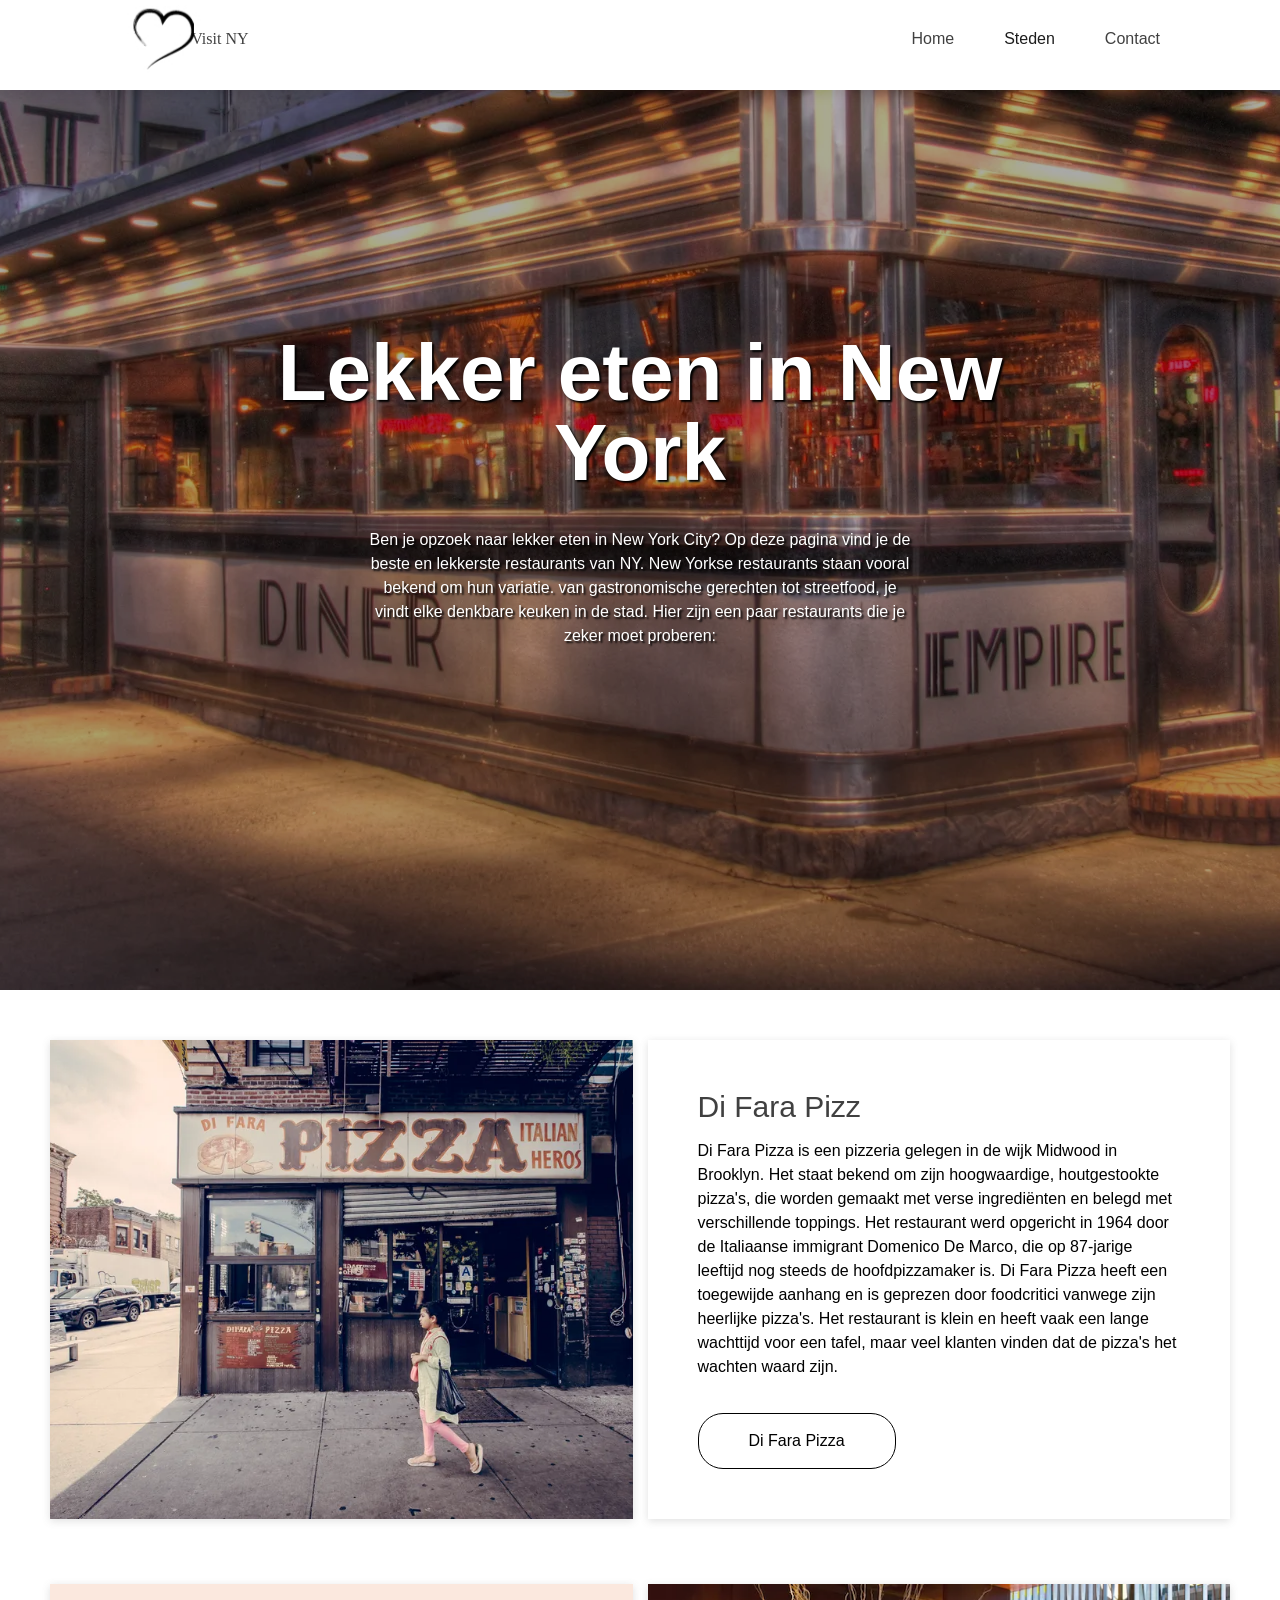
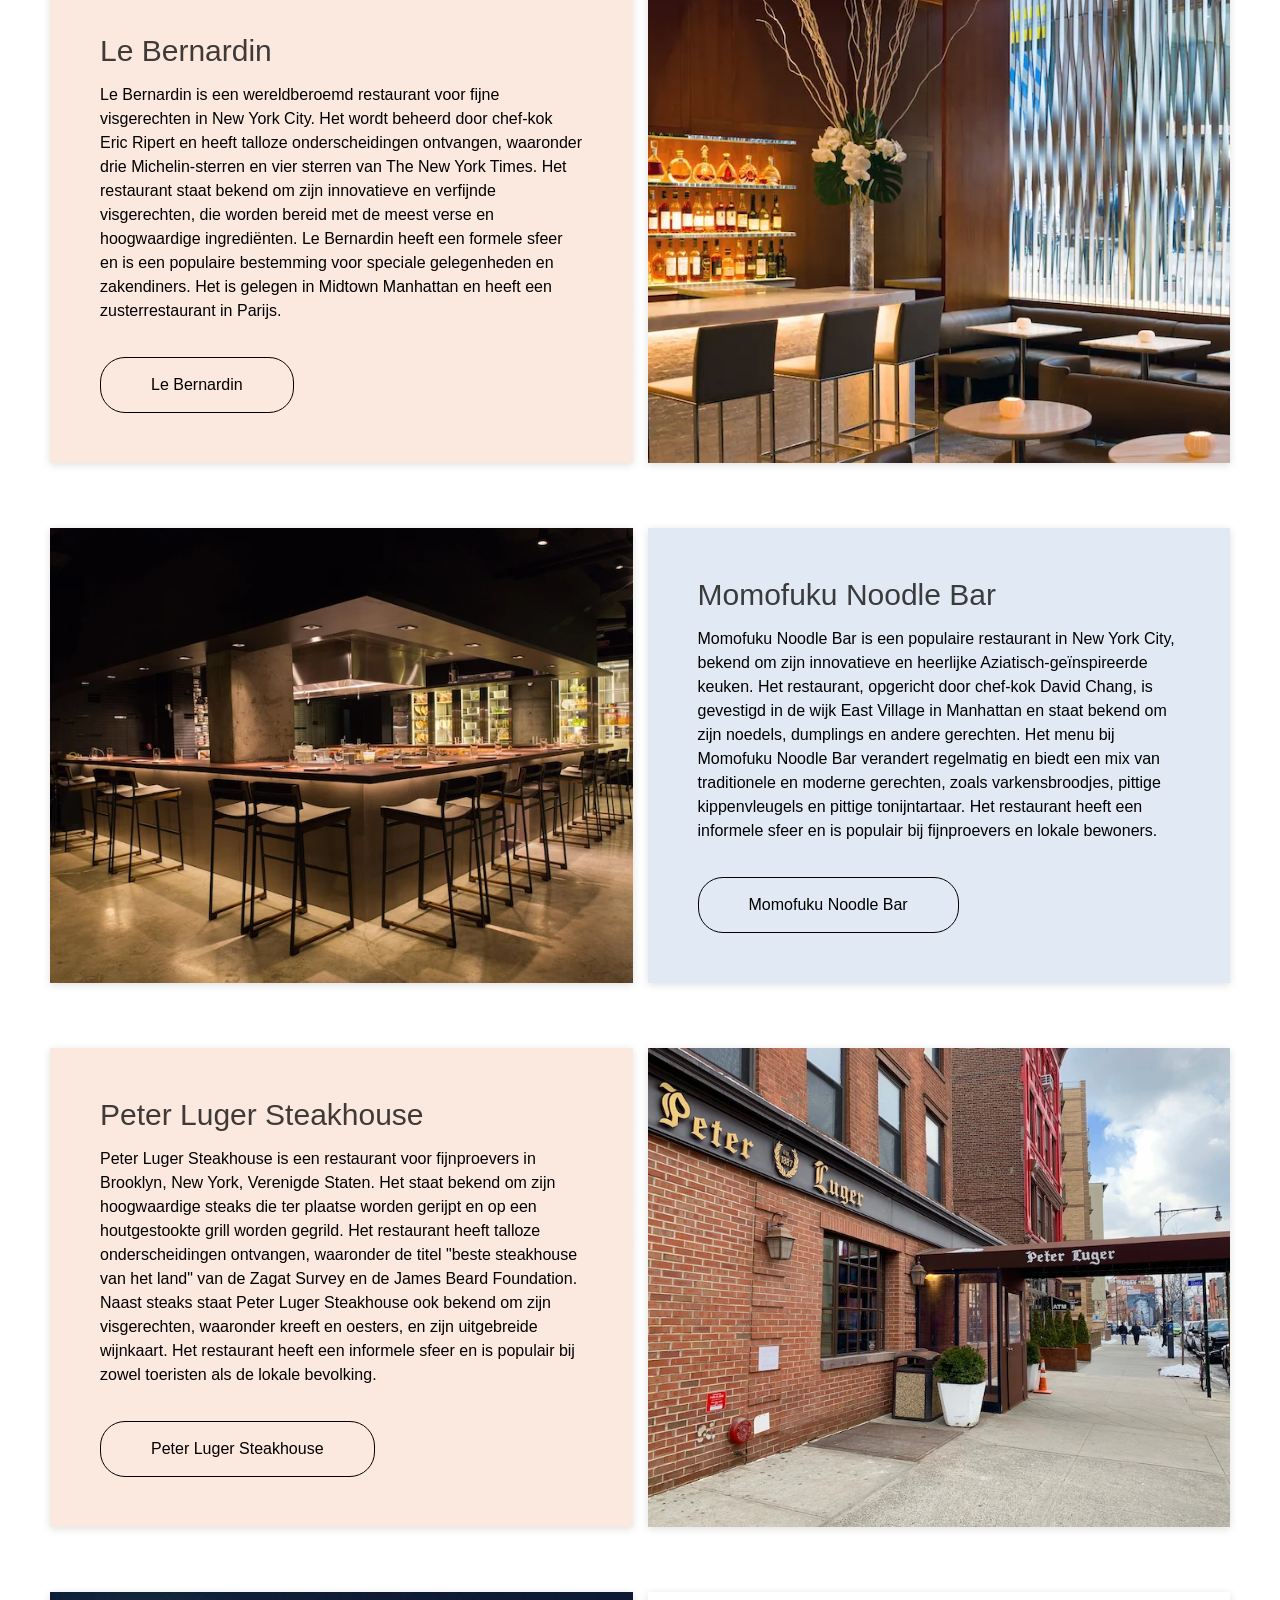
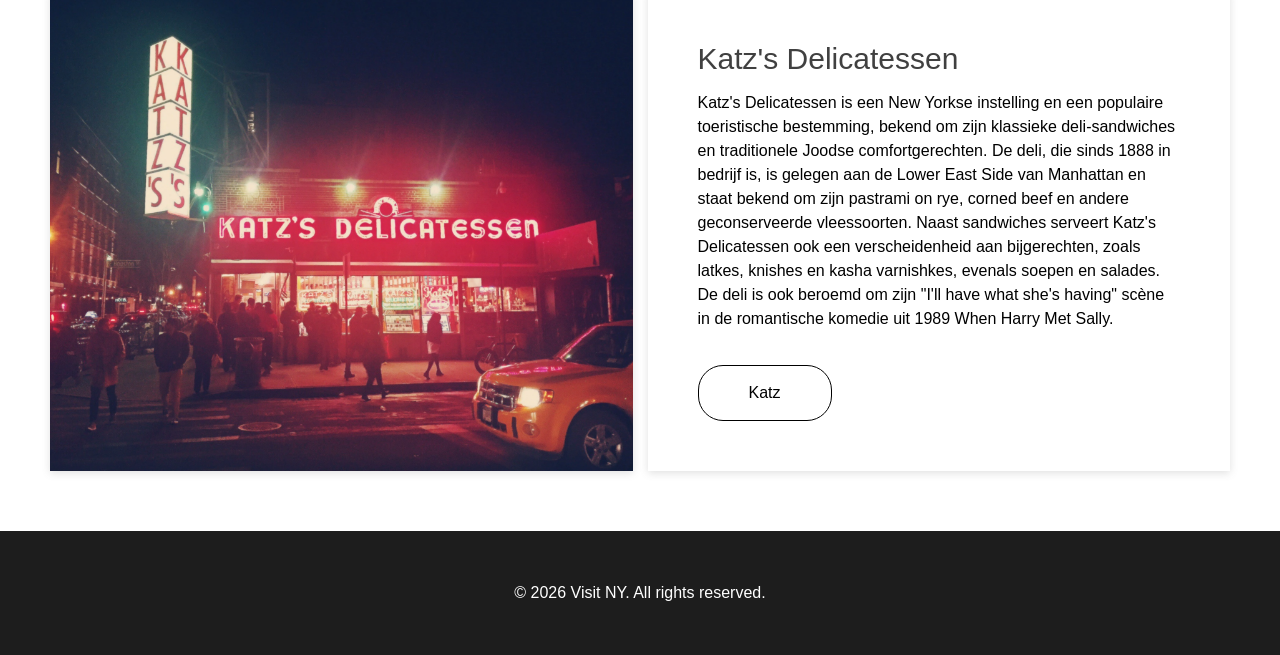
<file: lekker-eten-in-new-york.html>
<!DOCTYPE html>
<html lang="nl">

<head>
    <meta charset="UTF-8">
    <meta name="viewport" content="width=device-width, initial-scale=1.0">
    <title>Eten in New York</title>
    <link rel="icon" type="image/x-icon" href="/images/logo.jpg">
    <link rel="stylesheet" href="/css/HeaderFooter.css">
    <link rel="stylesheet" href="/css/lekker-eten.css">
</head>

<body>
    <header id="header">
        <div class="header-container">
            <a href="/" class="logo">
                <img src="/images/logo.jpg" alt="logo">
                <p>Visit NY </p>
            </a>

            <nav>
                <div class="desktop-menu">
                    <a href="/">Home</a>
                    <div class="dropdown">
                        <button>
                            Steden
                        </button>
                        <div class="dropdown-menu">
                            <a href="/New-York.html">Over New York</a>
                            <a href="/lekker-eten-in-new-york.html" style="color: red;">lekker-eten-in-new-york</a>
                            <a href="/plekken-die-je-gezien-moet-hebben.html">Must see</a>
                        </div>
                    </div>
                    <a href="/Contact.html">Contact</a>
                </div>

                <div class="hamburger-menu">
                    <span></span>
                    <span></span>
                    <span></span>
                </div>
                <div class="mobile-menu">
                    <a href="/">Home</a>
                    <a href="/New-York.html">New York</a>
                    <a href="/lekker-eten-in-new-york.html" style="color: red;">lekker-eten-in-new-york</a>
                    <a href="/plekken-die-je-gezien-moet-hebben.html">Must see</a>
                    <a href="/Contact.html">Contact</a>
                </div>
            </nav>
        </div>
    </header>

    <article aria-label="Lekker eten in New York">
        <header id="lekker-eten-hero">
            <div class="hero">
                <h1>
                    Lekker eten in New York
                </h1>
                <div class="blur">
                    <p>
                        Ben je opzoek naar lekker eten in New York City?
                        Op deze pagina vind je de beste
                        en lekkerste restaurants van NY. New Yorkse restaurants
                        staan vooral bekend om hun variatie.
                        van gastronomische gerechten tot streetfood,
                        je vindt elke denkbare keuken in de
                        stad. Hier zijn een paar restaurants die
                        je zeker moet proberen:
                    </p>
                </div>
            </div>
        </header>

        <div class="container">
            <article id="di-fara" aria-label="Di Fara Pizz">
                <img src="/images/eten-new-york/di_fara.0.webp" alt="">
                <div class="content-lekker-eten">
                    <h3>Di Fara Pizz</h3>
                    <p>
                        Di Fara Pizza is een pizzeria
                        gelegen in de wijk Midwood in
                        Brooklyn. Het staat bekend om
                        zijn hoogwaardige, houtgestookte
                        pizza's, die worden gemaakt met
                        verse ingrediënten en belegd met
                        verschillende toppings. Het
                        restaurant werd opgericht in
                        1964 door de Italiaanse
                        immigrant Domenico De Marco, die
                        op 87-jarige leeftijd nog steeds
                        de hoofdpizzamaker is. Di Fara
                        Pizza heeft een toegewijde
                        aanhang en is geprezen door
                        foodcritici vanwege zijn
                        heerlijke pizza's. Het
                        restaurant is klein en heeft
                        vaak een lange wachttijd voor
                        een tafel, maar veel klanten
                        vinden dat de pizza's het
                        wachten waard zijn.
                    </p>
                    <a href="https://www.difarapizzany.com/" class="route">Di Fara Pizza</a>
                </div>
            </article>

            <article id="bernardin" aria-label="Le Bernardin">
                <img src="/images/eten-new-york/Bernardin.webp" alt="">
                <div class="content-lekker-eten">
                    <h3>Le Bernardin</h3>
                    <p>
                        Le Bernardin is een
                        wereldberoemd restaurant voor
                        fijne visgerechten in New York
                        City. Het wordt beheerd door
                        chef-kok Eric Ripert en heeft
                        talloze onderscheidingen
                        ontvangen, waaronder drie
                        Michelin-sterren en vier sterren
                        van The New York Times. Het
                        restaurant staat bekend om zijn
                        innovatieve en verfijnde
                        visgerechten, die worden bereid
                        met de meest verse en
                        hoogwaardige ingrediënten. Le
                        Bernardin heeft een formele
                        sfeer en is een populaire
                        bestemming voor speciale
                        gelegenheden en zakendiners. Het
                        is gelegen in Midtown Manhattan
                        en heeft een zusterrestaurant in
                        Parijs.
                    </p>
                    <a href="https://www.le-bernardin.com/" class="route">Le Bernardin</a>
                </div>
            </article>

            <article id="momofuku" aria-label="Momofuku Noodle Bar">
                <img src="/images/eten-new-york/momofuka.webp" alt="">
                <div class="content-lekker-eten">
                    <h3>Momofuku Noodle Bar</h3>
                    <p>
                        Momofuku Noodle Bar is een
                        populaire restaurant in New York
                        City, bekend om zijn innovatieve
                        en heerlijke
                        Aziatisch-geïnspireerde keuken.
                        Het restaurant, opgericht door
                        chef-kok David Chang, is
                        gevestigd in de wijk East
                        Village in Manhattan en staat
                        bekend om zijn noedels,
                        dumplings en andere gerechten.
                        Het menu bij Momofuku Noodle Bar
                        verandert regelmatig en biedt
                        een mix van traditionele en
                        moderne gerechten, zoals
                        varkensbroodjes, pittige
                        kippenvleugels en pittige
                        tonijntartaar. Het restaurant
                        heeft een informele sfeer en is
                        populair bij fijnproevers en
                        lokale bewoners.
                    </p>
                    <a href="https://momofukunoodlebar.com/" class="route">Momofuku Noodle Bar</a>
                </div>
            </article>

            <article id="peter-luger" aria-label="Peter Luger Steakhouse">
                <img src="/images/eten-new-york/Peter-Luger.webp" alt="">
                <div class="content-lekker-eten">
                    <h3>Peter Luger Steakhouse</h3>
                    <p>
                        Peter Luger Steakhouse is een
                        restaurant voor fijnproevers in
                        Brooklyn, New York, Verenigde
                        Staten. Het staat bekend om zijn
                        hoogwaardige steaks die ter
                        plaatse worden gerijpt en op een
                        houtgestookte grill worden
                        gegrild. Het restaurant heeft
                        talloze onderscheidingen
                        ontvangen, waaronder de titel
                        "beste steakhouse van het land"
                        van de Zagat Survey en de James
                        Beard Foundation. Naast steaks
                        staat Peter Luger Steakhouse ook
                        bekend om zijn visgerechten,
                        waaronder kreeft en oesters, en
                        zijn uitgebreide wijnkaart. Het
                        restaurant heeft een informele
                        sfeer en is populair bij zowel
                        toeristen als de lokale
                        bevolking.
                    </p>
                    <a href="https://peterluger.com/" class="route">Peter Luger Steakhouse</a>
                </div>
            </article>

            <article id="Katz" aria-label="Katz's Delicatessen">
                <img src="/images/eten-new-york/kats3.webp" alt="">
                <div class="content-lekker-eten">
                    <h3>Katz's Delicatessen</h3>
                    <p>
                        Katz's Delicatessen is een New
                        Yorkse instelling en een
                        populaire toeristische
                        bestemming, bekend om zijn
                        klassieke deli-sandwiches en
                        traditionele Joodse
                        comfortgerechten. De deli, die
                        sinds 1888 in bedrijf is, is
                        gelegen aan de Lower East Side
                        van Manhattan en staat bekend om
                        zijn pastrami on rye, corned
                        beef en andere geconserveerde
                        vleessoorten. Naast sandwiches
                        serveert Katz's Delicatessen ook
                        een verscheidenheid aan
                        bijgerechten, zoals latkes,
                        knishes en kasha varnishkes,
                        evenals soepen en salades. De
                        deli is ook beroemd om zijn
                        "I'll have what she's having"
                        scène in de romantische komedie
                        uit 1989 When Harry Met Sally.
                    </p>
                    <a href="https://katzsdelicatessen.com/" class="route">Katz</a>
                </div>
            </article>
        </div>
    </article>
    <footer>
        <p>&copy; <span id="currentYear"></span> Visit NY. All rights reserved.</p>
    </footer>
    <script src="/javascript/footer.js"></script>
</body>

</html>
</file>
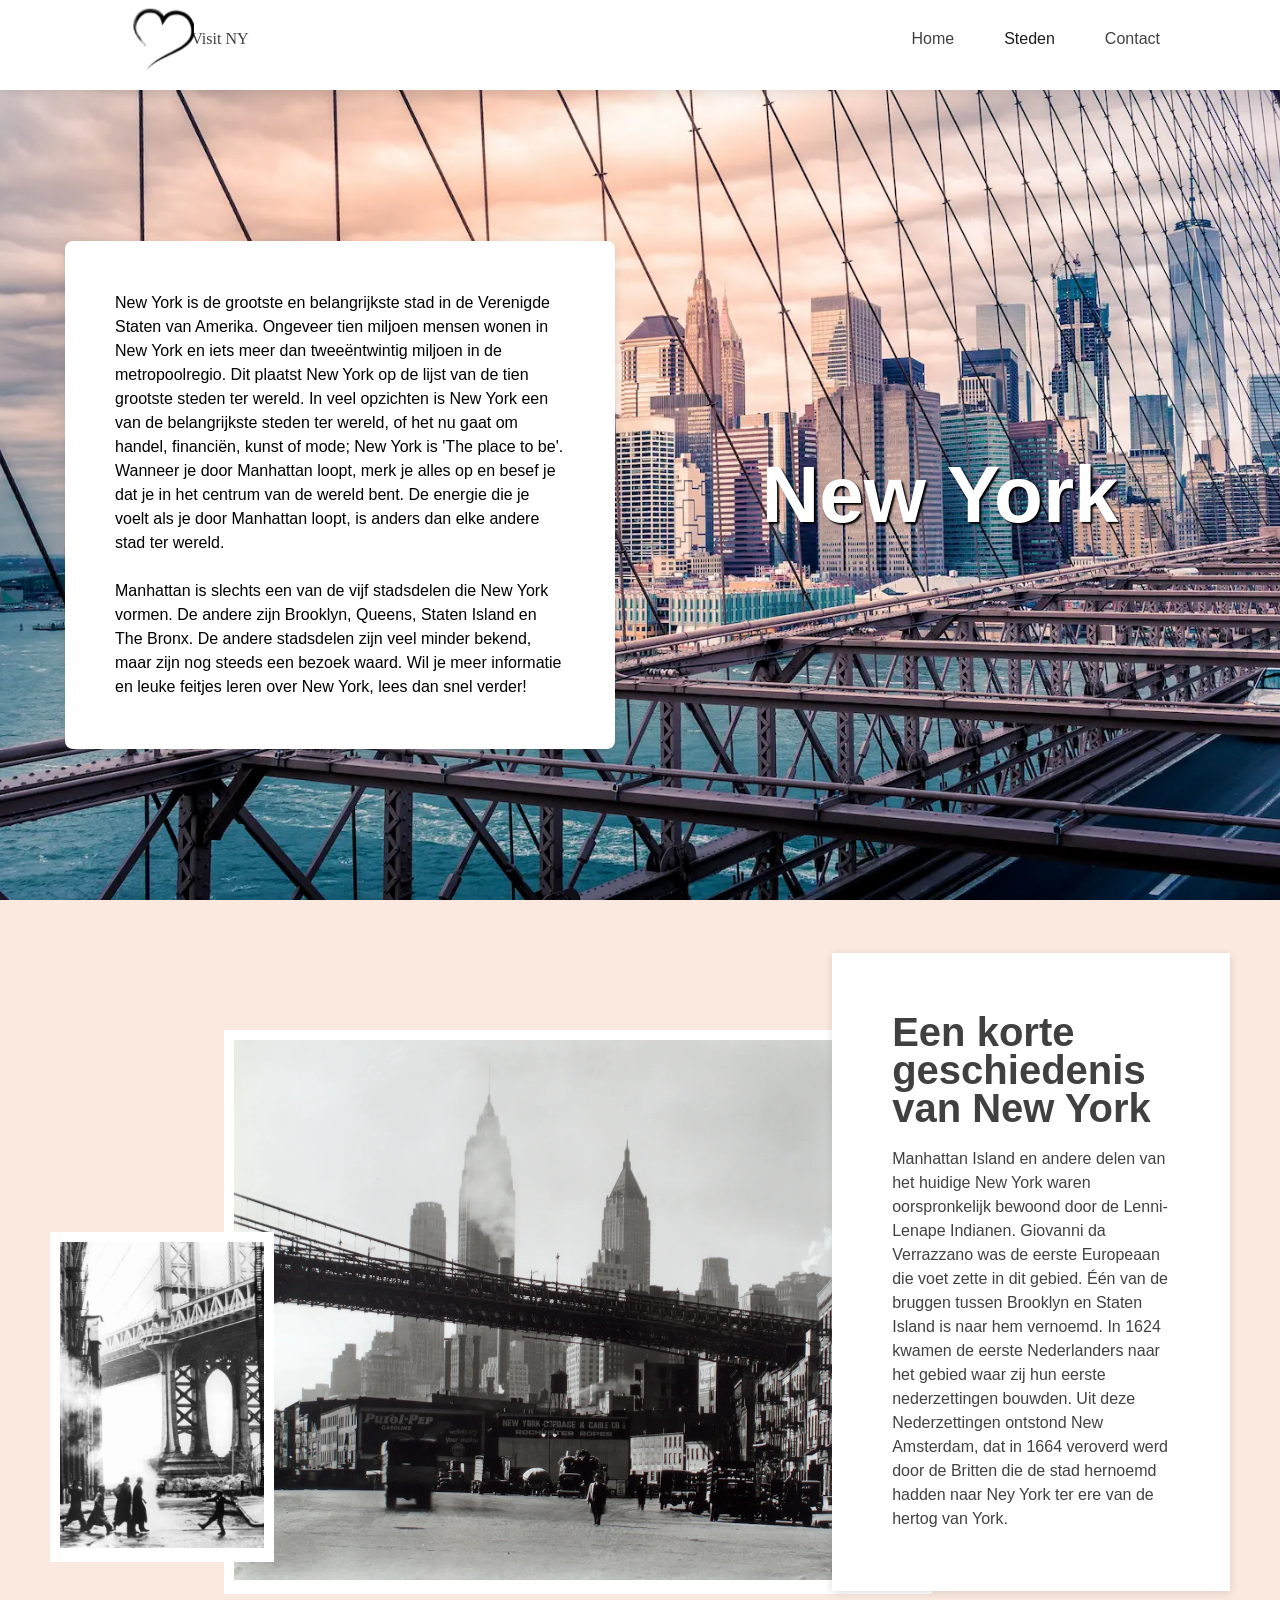
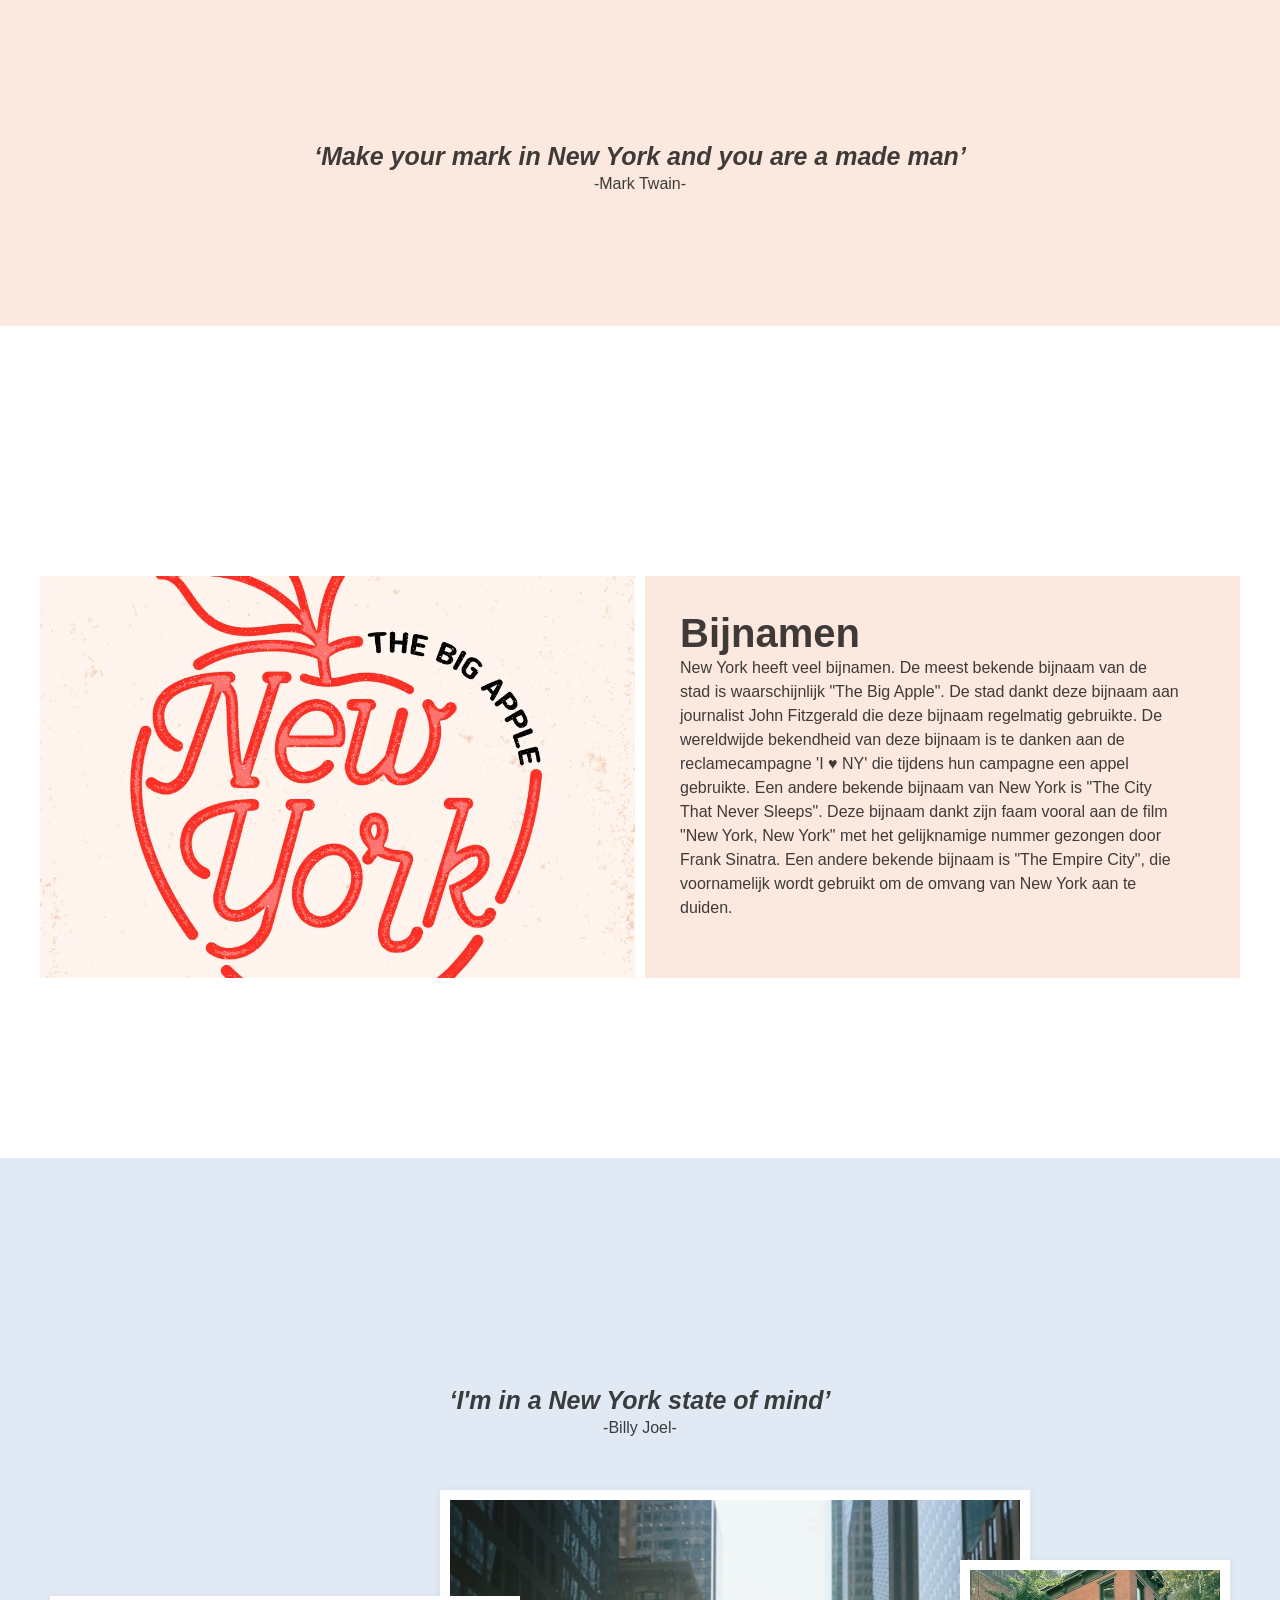
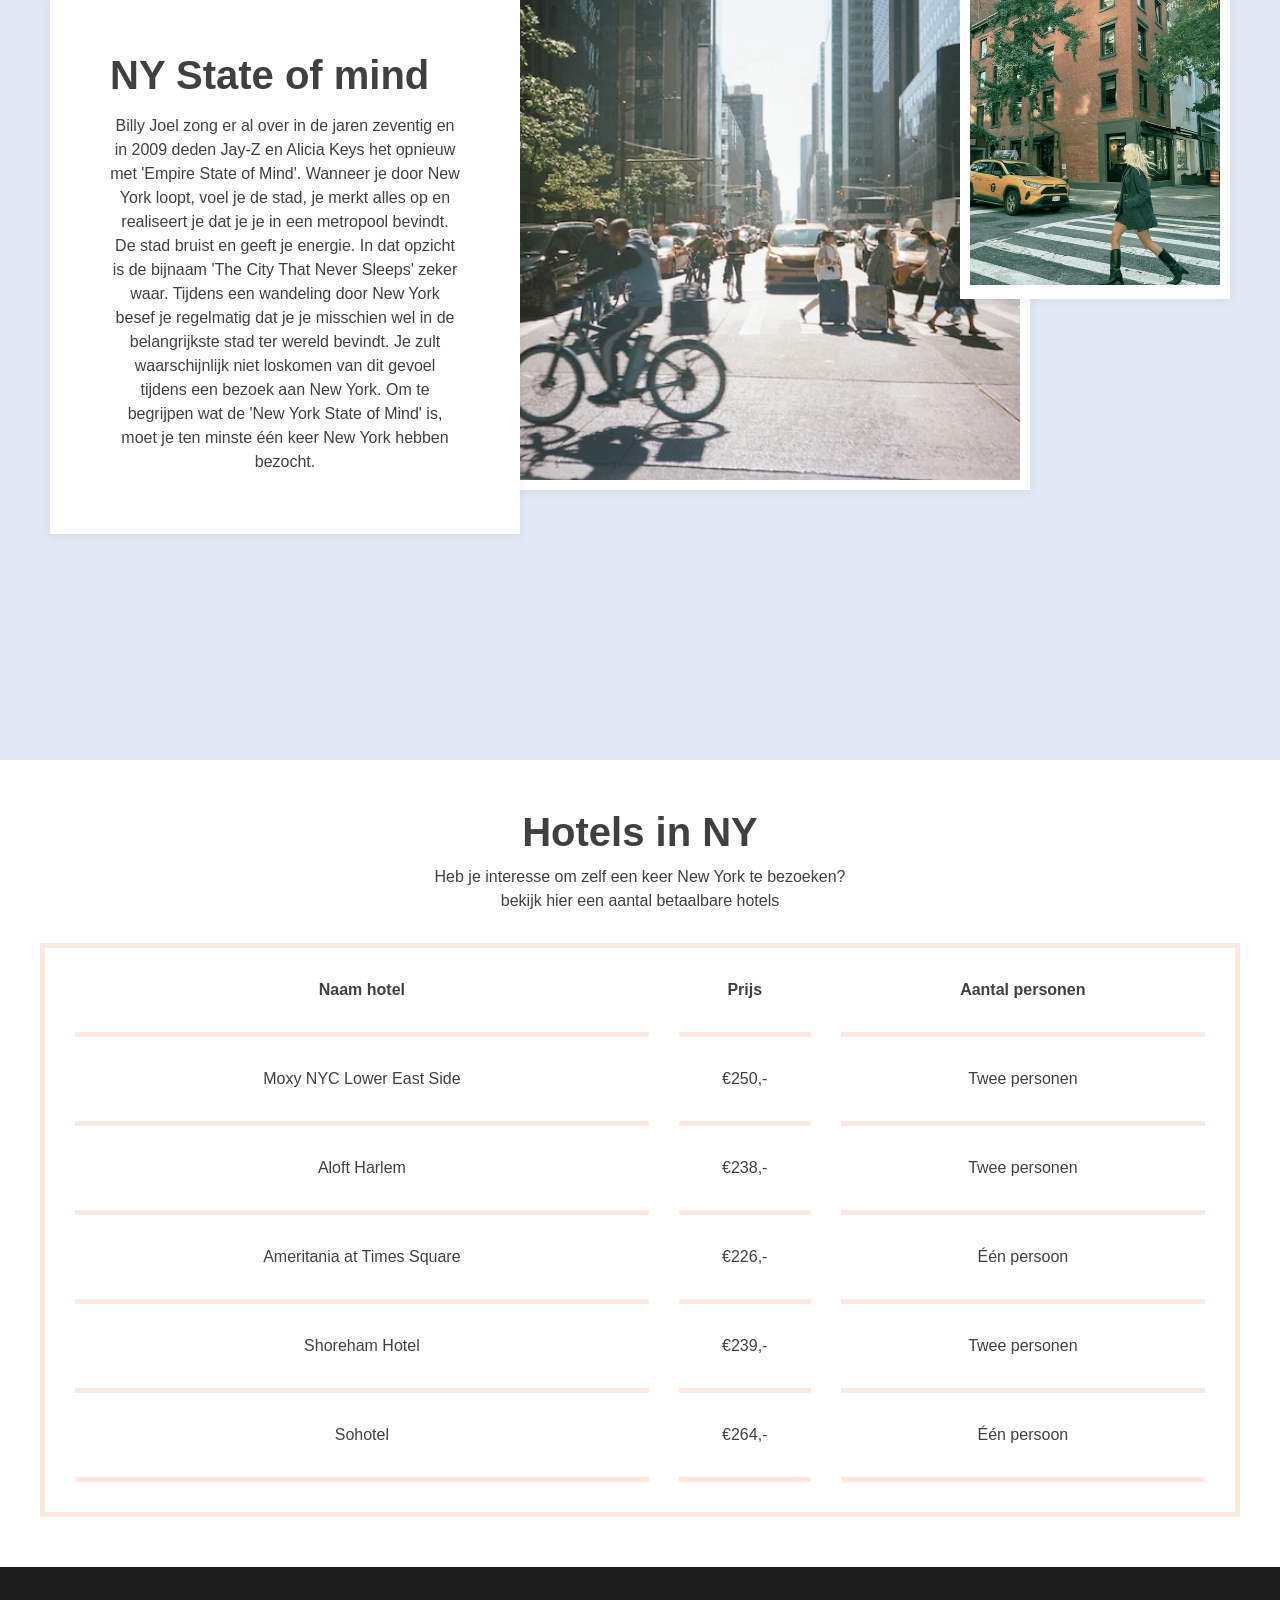
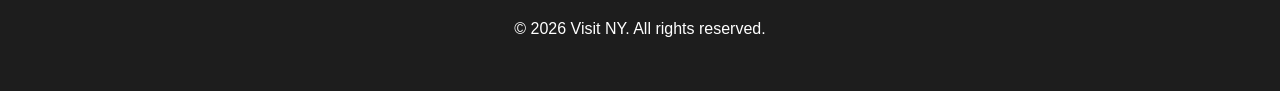
<file: New-York.html>
<!DOCTYPE html>
<html lang="nl">

<head>
	<meta charset="UTF-8">
	<meta http-equiv="X-UA-Compatible" content="IE=edge">
	<meta name="viewport" content="width=device-width, initial-scale=1.0">
	<link rel="stylesheet" href="/css/HeaderFooter.css">
	<link rel="stylesheet" href="/css/city-NY.css">
	<link rel="stylesheet" href="https://cdnjs.cloudflare.com/ajax/libs/font-awesome/6.2.1/css/all.min.css">
	<link rel="icon" type="image/x-icon" href="/images/logo.jpg">
	<title>New York</title>
</head>

<body>
	<header id="header">
		<div class="header-container">
			<a href="/" class="logo">
				<img src="/images/logo.jpg" alt="logo">
				<p>Visit NY</p>
			</a>
			<nav aria-label="navigatie-website">
				<div class="desktop-menu">
					<a href="/">Home</a>
					<div class="dropdown">
						<button>
							Steden
						</button>
						<div class="dropdown-menu">
							<a href="/New-York.html" style="color: red;">New York</a>
							<a href="/lekker-eten-in-new-york.html">Lekker eten in New York</a>
							<a href="/plekken-die-je-gezien-moet-hebben.html">Must see</a>
						</div>
					</div>
					<a href="/Contact.html">Contact</a>
				</div>

				<div class="hamburger-menu">
					<span></span>
					<span></span>
					<span></span>
				</div>
			</nav>

			<nav class="mobiele-navigatie">
				<div class="mobile-menu">
					<a href="/">Home</a>
					<a href="/New-York.html" style="color: red;">New York</a>
					<a href="/lekker-eten-in-new-york.html">Lekker eten in New York</a>
					<a href="/plekken-die-je-gezien-moet-hebben.html">Must see</a>
					<a href="/Contact.html">Contact</a>
				</div>
			</nav>
		</div>
	</header>

	<article aria-label="Informatie over New York">
		<header id="new-york">
			<div class="hero">
				<h1>New York</h1>
				<p>
					New York is de grootste en belangrijkste
					stad in de Verenigde Staten van Amerika.
					Ongeveer tien miljoen mensen wonen in
					New York en iets meer dan tweeëntwintig
					miljoen in de metropoolregio. Dit
					plaatst New York op de lijst van de tien
					grootste steden ter wereld. In veel
					opzichten is New York een van de
					belangrijkste steden ter wereld, of het
					nu gaat om handel, financiën, kunst of
					mode; New York is 'The place to be'.
					Wanneer je door Manhattan loopt, merk je
					alles op en besef je dat je in het
					centrum van de wereld bent. De energie
					die je voelt als je door Manhattan
					loopt, is anders dan elke andere stad
					ter wereld.
					<br><br>
					Manhattan is slechts een van de vijf
					stadsdelen die New York vormen. De
					andere zijn Brooklyn, Queens, Staten
					Island en The Bronx. De andere
					stadsdelen zijn veel minder bekend, maar
					zijn nog steeds een bezoek waard. Wil je
					meer informatie en leuke feitjes leren
					over New York, lees dan snel verder!
				</p>
			</div>
		</header>

		<article aria-label="geschiedenis van New York" id="history" class="city-card">
			<div class="main-container">
				<div class="history-container">
					<div class="image-container">
						<img src="/images/NewYork/NewYorkHistory2.webp" alt="Geschiedenis New York">
					</div>
					<div class="image-container2">
						<img src="/images/NewYork/NYHistory.webp" alt="Geschiedenis New York">
					</div>
					<div class="card-content">
						<h2>Een korte geschiedenis van New York</h2>
						<p>
							Manhattan Island en andere delen van het huidige New York waren oorspronkelijk bewoond door
							de Lenni-Lenape Indianen. Giovanni da Verrazzano was de eerste Europeaan die voet zette in
							dit
							gebied. Één van de bruggen tussen Brooklyn en Staten Island is naar hem vernoemd. In 1624
							kwamen de eerste Nederlanders naar het gebied waar zij hun eerste nederzettingen bouwden.
							Uit
							deze
							Nederzettingen ontstond New Amsterdam, dat in 1664 veroverd werd door de Britten die de stad
							hernoemd
							hadden naar Ney York ter ere van de hertog van York.
						</p>
					</div>
				</div>
				<p class="quote-history"><q cite="https://www.wanderherway.com/quotes-about-new-york-city/">Make your
						mark in New York and you are a made man</q><br>-Mark Twain- </p>
			</div>
		</article>

		<article aria-label="Bijnamen van New York" id="bijnamen">
			<div class="bijnamen-container">
				<div class="image-container">
					<img src="/images/NewYork/nyApple.webp" alt="Foto van een appel">
				</div>
				<div class="text-container">
					<h2>Bijnamen</h2>
					<p>
						New York heeft veel bijnamen. De meest
						bekende bijnaam van de stad is
						waarschijnlijk "The Big Apple". De stad
						dankt deze bijnaam aan journalist John
						Fitzgerald die deze bijnaam regelmatig
						gebruikte. De wereldwijde bekendheid van
						deze bijnaam is te danken aan de
						reclamecampagne 'I &#9829; NY' die tijdens hun
						campagne een appel gebruikte. Een andere
						bekende bijnaam van New York is "The
						City That Never Sleeps". Deze bijnaam
						dankt zijn faam vooral aan de film "New
						York, New York" met het gelijknamige
						nummer gezongen door Frank Sinatra. Een
						andere bekende bijnaam is "The Empire
						City", die voornamelijk wordt gebruikt
						om de omvang van New York aan te duiden.
					</p>
				</div>
			</div>
		</article>

		<article aria-label="New York State of mind" id="state-of-mind">
			<div class="main-container">
				<p class="quote-state-of-mind"><q cite="https://www.azquotes.com/quote/810055">I'm in a New York state
						of mind</q><br>-Billy Joel-</p>
				<div class="state-of-mind-container">
					<div class="card-content">
						<h2>NY State of mind</h2>
						<p>
							Billy Joel zong er al over in de jaren
							zeventig en in 2009 deden Jay-Z en
							Alicia Keys het opnieuw met 'Empire
							State of Mind'. Wanneer je door New York
							loopt, voel je de stad, je merkt alles
							op en realiseert je dat je je in een
							metropool bevindt. De stad bruist en
							geeft je energie. In dat opzicht is de
							bijnaam 'The City That Never Sleeps'
							zeker waar. Tijdens een wandeling door
							New York besef je regelmatig dat je je
							misschien wel in de belangrijkste stad
							ter wereld bevindt. Je zult
							waarschijnlijk niet loskomen van dit
							gevoel tijdens een bezoek aan New York.
							Om te begrijpen wat de 'New York State
							of Mind' is, moet je ten minste één keer
							New York hebben bezocht.
						</p>
					</div>
					<div class="image-container2">
						<img src="/images/NewYork/NYSTATEOFMIND.webp" alt="Straat new New York en een fietser">
					</div>
					<div class="image-container">
						<img src="/images/NewYork/NYSTATEOFMIND2.webp" alt="Dame in New York">
					</div>
				</div>
			</div>
		</article>

		<section id="hotels-in-ny" aria-label="Betaalbare hotels en hun prijslijsten">
			<div class="hotels-container">
				<h2>Hotels in NY</h2>
				<p>Heb je interesse om zelf een keer New York te bezoeken?<br>
					bekijk hier een aantal betaalbare hotels</p>
				<table style="width:100%">
					<tr>
						<th>
							<p>Naam hotel</p>
						</th>
						<th>
							<p>Prijs</p>
						</th>
						<th>
							<p>Aantal personen</p>
						</th>
					</tr>

					<tr>
						<td>
							<p>Moxy NYC Lower East Side</p>
						</td>
						<td>
							<p>&euro;250,-</p>
						</td>
						<td>
							<p>Twee personen</p>
						</td>
					</tr>

					<tr>
						<td>
							<p>Aloft Harlem</p>
						</td>
						<td>
							<p>&euro;238,-</p>
						</td>
						<td>
							<p>Twee personen</p>
						</td>
					</tr>

					<tr>
						<td>
							<p>Ameritania at Times Square
						</td>
						<td>
							<p>&euro;226,-</p>
						</td>
						<td>
							<p>Één persoon</p>
						</td>
					</tr>

					<tr>
						<td>
							<p>Shoreham Hotel</p>
						</td>
						<td>
							<p>&euro;239,-</p>
						</td>
						<td>
							<p>Twee personen</p>
						</td>
					</tr>

					<tr>
						<td>
							<p>Sohotel</p>
						</td>
						<td>
							<p>&euro;264,-</p>
						</td>
						<td>
							<p>Één persoon</p>
						</td>
					</tr>
				</table>
			</div>
		</section>

	</article>

	<footer>
		<p>&copy; <span id="currentYear"></span> Visit NY. All rights reserved.</p>
	</footer>

	<script src="/javascript/footer.js"></script>
	<script src="/javascript/hamburger.js"></script>
</body>

</html>
</file>
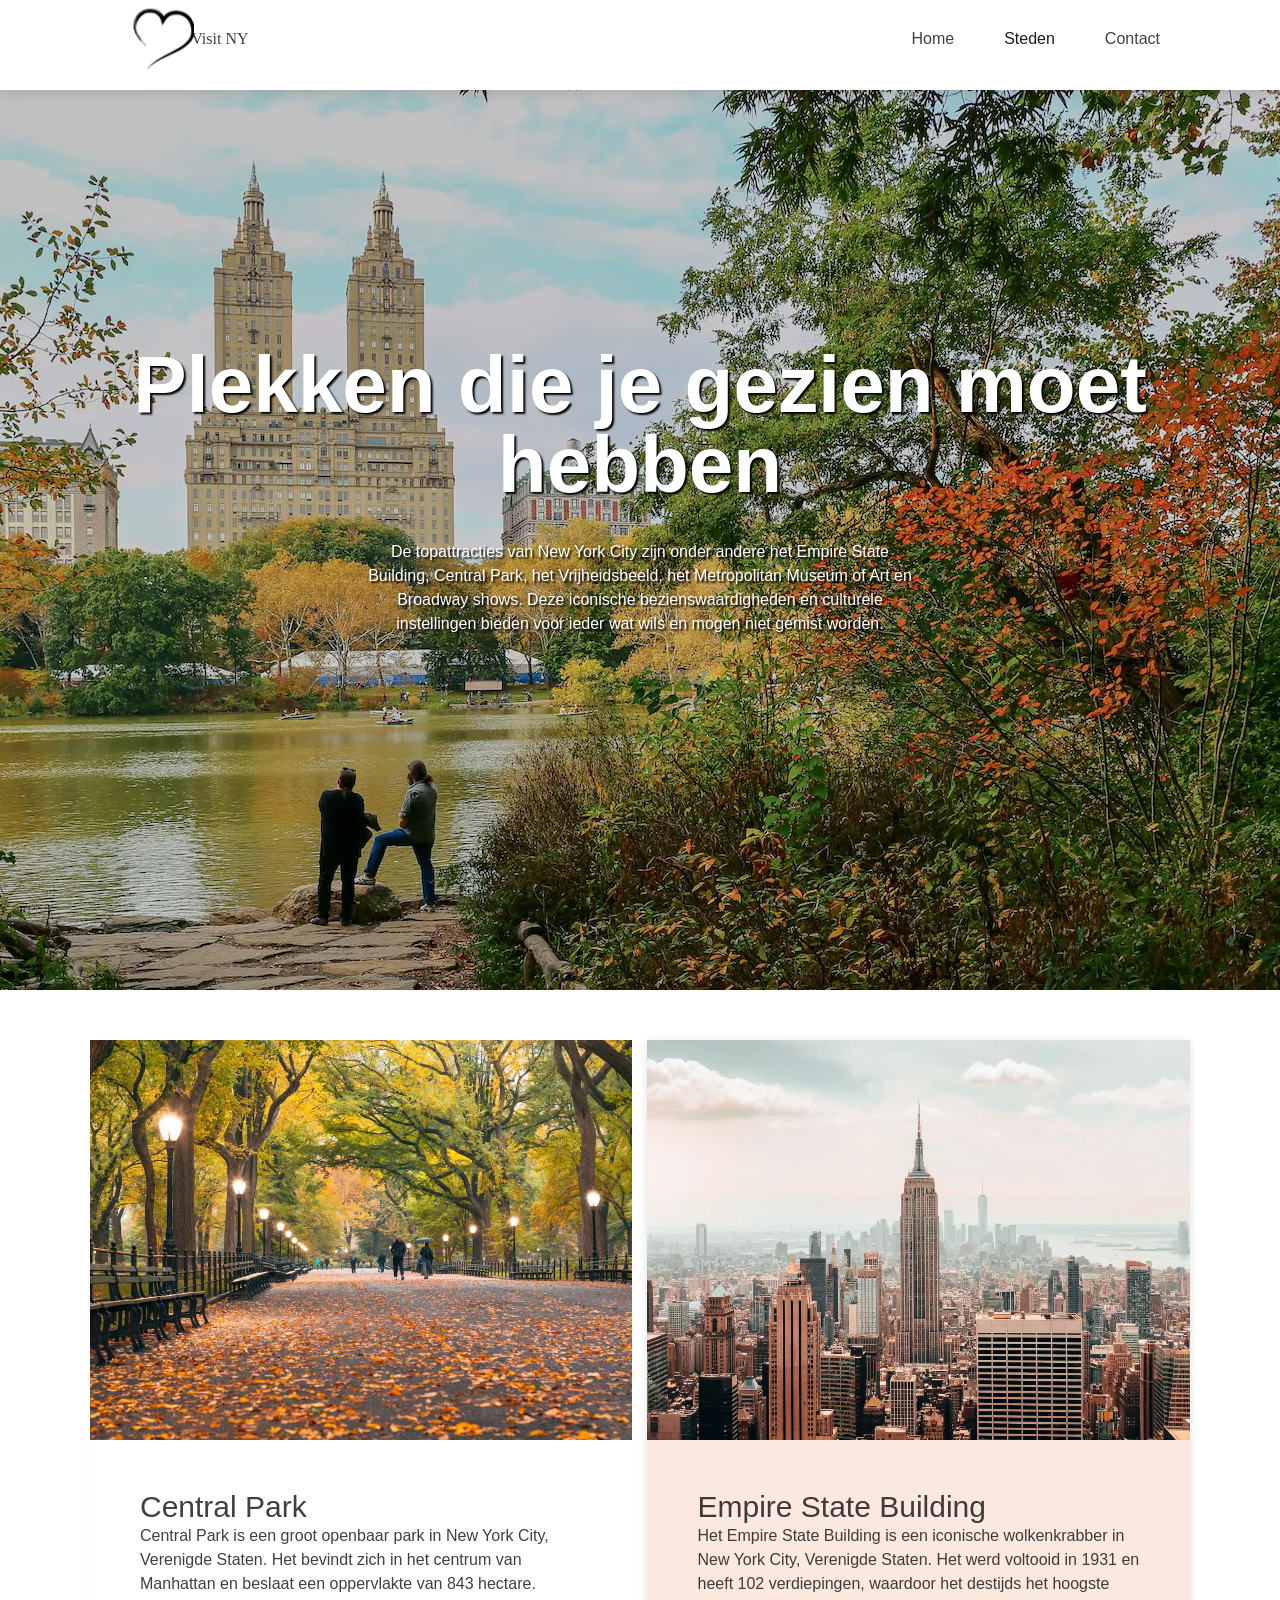
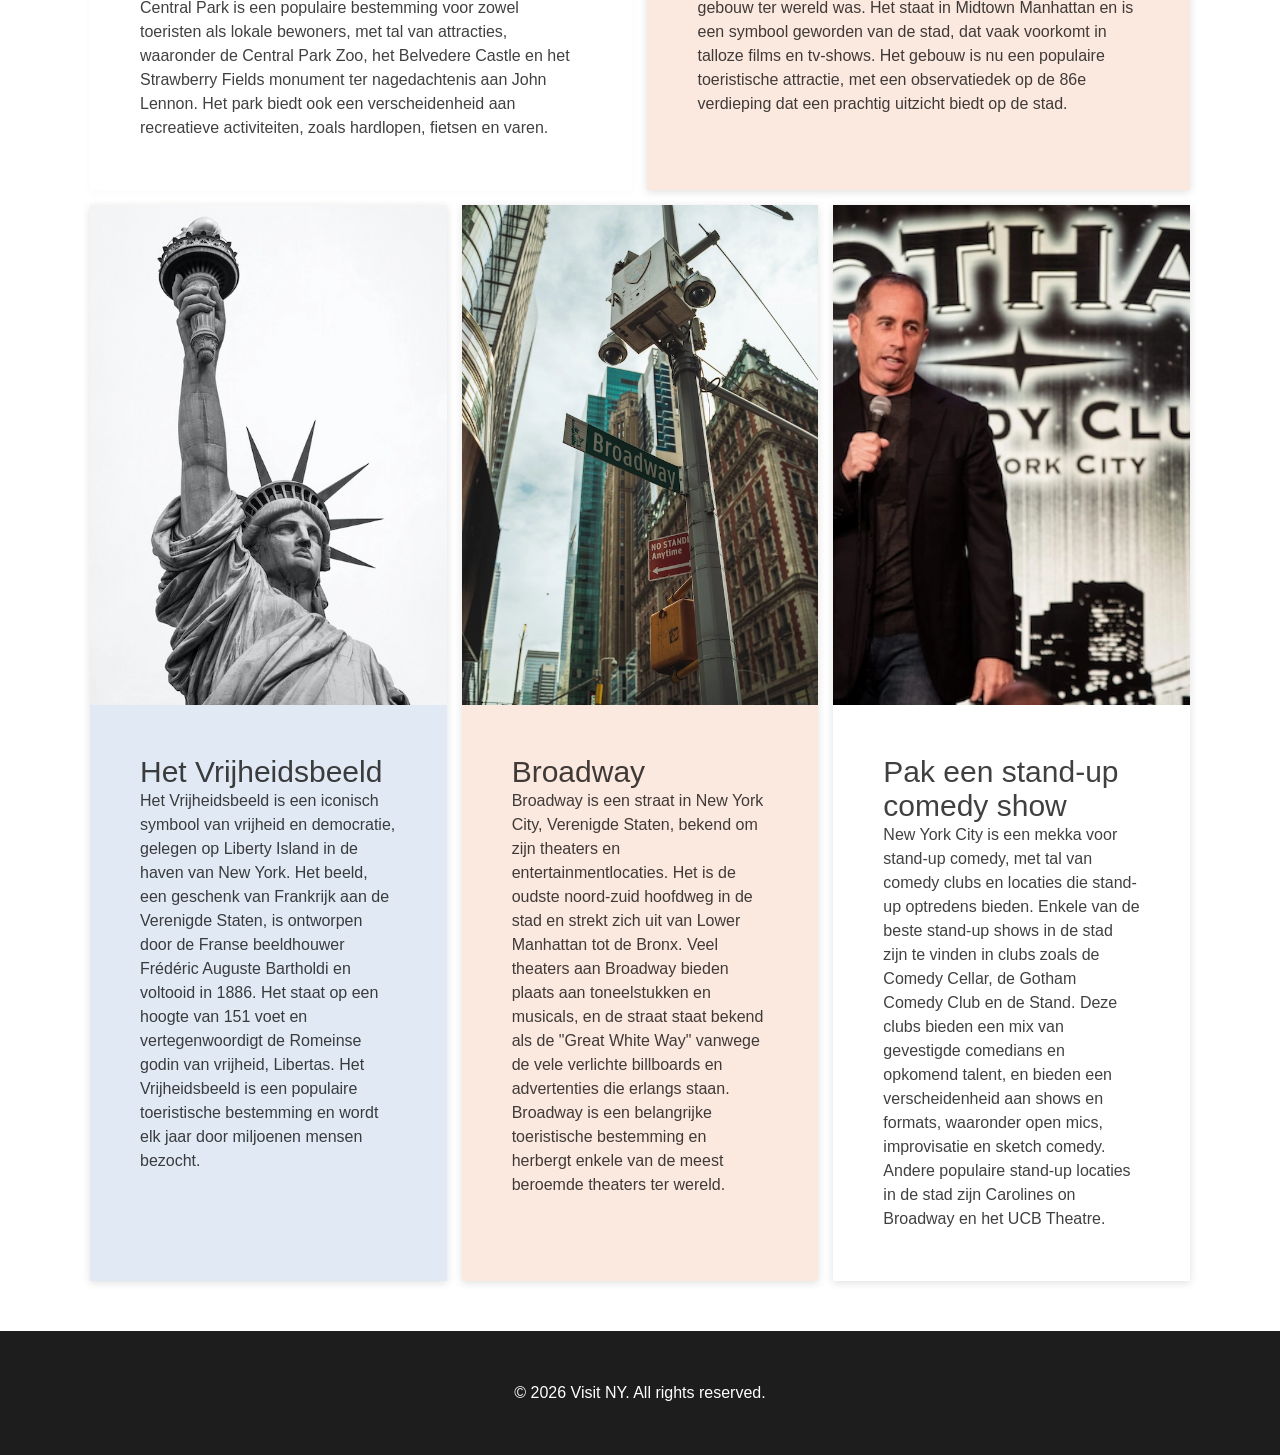
<file: plekken-die-je-gezien-moet-hebben.html>
<!DOCTYPE html>
<html lang="nl">

<head>
    <meta charset="UTF-8">
    <meta name="viewport" content="width=device-width, initial-scale=1.0">
    <title>Must see in New York</title>
    <link rel="icon" type="image/x-icon" href="/images/logo.jpg">
    <link rel="stylesheet" href="/css/HeaderFooter.css">
    <link rel="stylesheet" href="/css/waar-je-moet-zijn-geweest.css">
</head>

<body>
    <header id="header">
        <div class="header-container">
            <a href="/" class="logo">
                <img src="/images/logo.jpg" alt="logo">
                <p>Visit NY</p>
            </a>

            <nav>
                <div class="desktop-menu">
                    <a href="/">Home</a>
                    <div class="dropdown">
                        <button>
                            Steden
                        </button>
                        <div class="dropdown-menu">
                            <a href="/New-York.html">New York</a>
                            <a href="/lekker-eten-in-new-york.html">lekker-eten-in-new-york</a>
                            <a href="/plekken-die-je-gezien-moet-hebben.html" style="color: red;">Must see</a>
                        </div>
                    </div>
                    <a href="/Contact.html">Contact</a>
                </div>

                <div class="hamburger-menu">
                    <span></span>
                    <span></span>
                    <span></span>
                </div>
                <div class="mobile-menu">
                    <a href="/" style="color: var(--main-color-orange);">Home</a>
                    <a href="/New-York.html">New York</a>
                    <a href="/lekker-eten-in-new-york.html">lekker-eten-in-new-york</a>
                    <a href="/Tokyo.html">Tokyo</a>
                    <a href="/Contact.html">Contact</a>
                </div>
            </nav>
        </div>
    </header>

    <article aria-label="Plekken die je gezien moet hebben in New York">
        <header id="plekken-die-je-gezien-moet-hebben">
            <div class="hero">
                <h1>
                    Plekken die je gezien moet hebben
                </h1>
                <div class="blur">
                    <p>
                        De topattracties van New York City zijn
                        onder andere het Empire State Building,
                        Central Park, het Vrijheidsbeeld, het
                        Metropolitan Museum of Art en Broadway
                        shows. Deze iconische
                        bezienswaardigheden en culturele
                        instellingen bieden voor ieder wat wils
                        en mogen niet gemist worden.
                    </p>
                </div>
            </div>
        </header>
        <div class="container">

            <article id="central-park" aria-label="central-park">
                <div class="img-container">
                    <img src="/images/geweest-moet-zijn/cp.webp" alt="Foto central park">
                </div>
                <div class="content-container">
                    <h3>Central Park</h3>
                    <p>
                        Central Park is een groot
                        openbaar park in New York City,
                        Verenigde Staten. Het bevindt
                        zich in het centrum van
                        Manhattan en beslaat een
                        oppervlakte van 843 hectare.
                        Central Park is een populaire
                        bestemming voor zowel toeristen
                        als lokale bewoners, met tal van
                        attracties, waaronder de Central
                        Park Zoo, het Belvedere Castle
                        en het Strawberry Fields
                        monument ter nagedachtenis aan
                        John Lennon. Het park biedt ook
                        een verscheidenheid aan
                        recreatieve activiteiten, zoals
                        hardlopen, fietsen en varen.
                    </p>
                </div>
            </article>

            <article id="empire-state" aria-label="Empire State Building">
                <div class="img-container">
                    <picture>
                        <source media="(min-width:1240px)" srcset="/images/geweest-moet-zijn/empire-state-desk.webp">
                        <source media="(min-width:785px)" srcset="/images/geweest-moet-zijn/empire-state-tab.webp">
                        <source media="(min-width:300px)" srcset="/images/geweest-moet-zijn/empire-state-mob.webp">
                        <img src="/images/geweest-moet-zijn/empire-state-desk.webp" alt="empire state building">
                    </picture>
                </div>
                <div class="content-container">
                    <h3>Empire State Building</h3>
                    <p>
                        Het Empire State Building is een
                        iconische wolkenkrabber in New
                        York City, Verenigde Staten. Het
                        werd voltooid in 1931 en heeft
                        102 verdiepingen, waardoor het
                        destijds het hoogste gebouw ter
                        wereld was. Het staat in Midtown
                        Manhattan en is een symbool
                        geworden van de stad, dat vaak
                        voorkomt in talloze films en
                        tv-shows. Het gebouw is nu een
                        populaire toeristische
                        attractie, met een observatiedek
                        op de 86e verdieping dat een
                        prachtig uitzicht biedt op de
                        stad.
                    </p>
                </div>
            </article>

            <article id="het-vrijheidsbeeld" aria-label="Het Vrijheidsbeeld">
                <div class="img-container">
                    <img src="/images/geweest-moet-zijn/lady-lib.webp" alt="het Vrijheidsbeeld">
                </div>
                <div class="content-container">
                    <h3>Het Vrijheidsbeeld</h3>
                    <p>
                        Het Vrijheidsbeeld is een
                        iconisch symbool van vrijheid en
                        democratie, gelegen op Liberty
                        Island in de haven van New York.
                        Het beeld, een geschenk van
                        Frankrijk aan de Verenigde
                        Staten, is ontworpen door de
                        Franse beeldhouwer Frédéric
                        Auguste Bartholdi en voltooid in
                        1886. Het staat op een hoogte
                        van 151 voet en vertegenwoordigt
                        de Romeinse godin van vrijheid,
                        Libertas. Het Vrijheidsbeeld is
                        een populaire toeristische
                        bestemming en wordt elk jaar
                        door miljoenen mensen bezocht.
                    </p>
                </div>
            </article>

            <article id="broadway" aria-label="Broadway">
                <div class="img-container">
                    <img src="/images/geweest-moet-zijn/broadway.webp" alt="Foto van Broadway bord">
                </div>
                <div class="content-container">
                    <h3>Broadway</h3>
                    <p>
                        Broadway is een straat in New
                        York City, Verenigde Staten,
                        bekend om zijn theaters en
                        entertainmentlocaties. Het is de
                        oudste noord-zuid hoofdweg in de
                        stad en strekt zich uit van
                        Lower Manhattan tot de Bronx.
                        Veel theaters aan Broadway
                        bieden plaats aan toneelstukken
                        en musicals, en de straat staat
                        bekend als de "Great White Way"
                        vanwege de vele verlichte
                        billboards en advertenties die
                        erlangs staan. Broadway is een
                        belangrijke toeristische
                        bestemming en herbergt enkele
                        van de meest beroemde theaters
                        ter wereld.
                    </p>
                </div>
            </article>

            <article id="stand-up-comedy" aria-label="stand-up comedy">
                <div class="img-container">
                    <img src="/images/geweest-moet-zijn/jerry.webp" alt="Jerry seinfeld de komiek">
                </div>
                <div class="content-container">
                    <h3>Pak een stand-up comedy show</h3>
                    <p>
                        New York City is een mekka voor
                        stand-up comedy, met tal van
                        comedy clubs en locaties die
                        stand-up optredens bieden.
                        Enkele van de beste stand-up
                        shows in de stad zijn te vinden
                        in clubs zoals de Comedy Cellar,
                        de Gotham Comedy Club en de
                        Stand. Deze clubs bieden een mix
                        van gevestigde comedians en
                        opkomend talent, en bieden een
                        verscheidenheid aan shows en
                        formats, waaronder open mics,
                        improvisatie en sketch comedy.
                        Andere populaire stand-up
                        locaties in de stad zijn
                        Carolines on Broadway en het UCB
                        Theatre.
                    </p>
                </div>
            </article>
        </div>
    </article>

    <footer>
        <p>&copy; <span id="currentYear"></span> Visit NY. All rights reserved.</p>
    </footer>

    <script src="/javascript/footer.js"></script>
    <script src="/javascript/hamburger.js"></script>

</body>

</html>
</file>
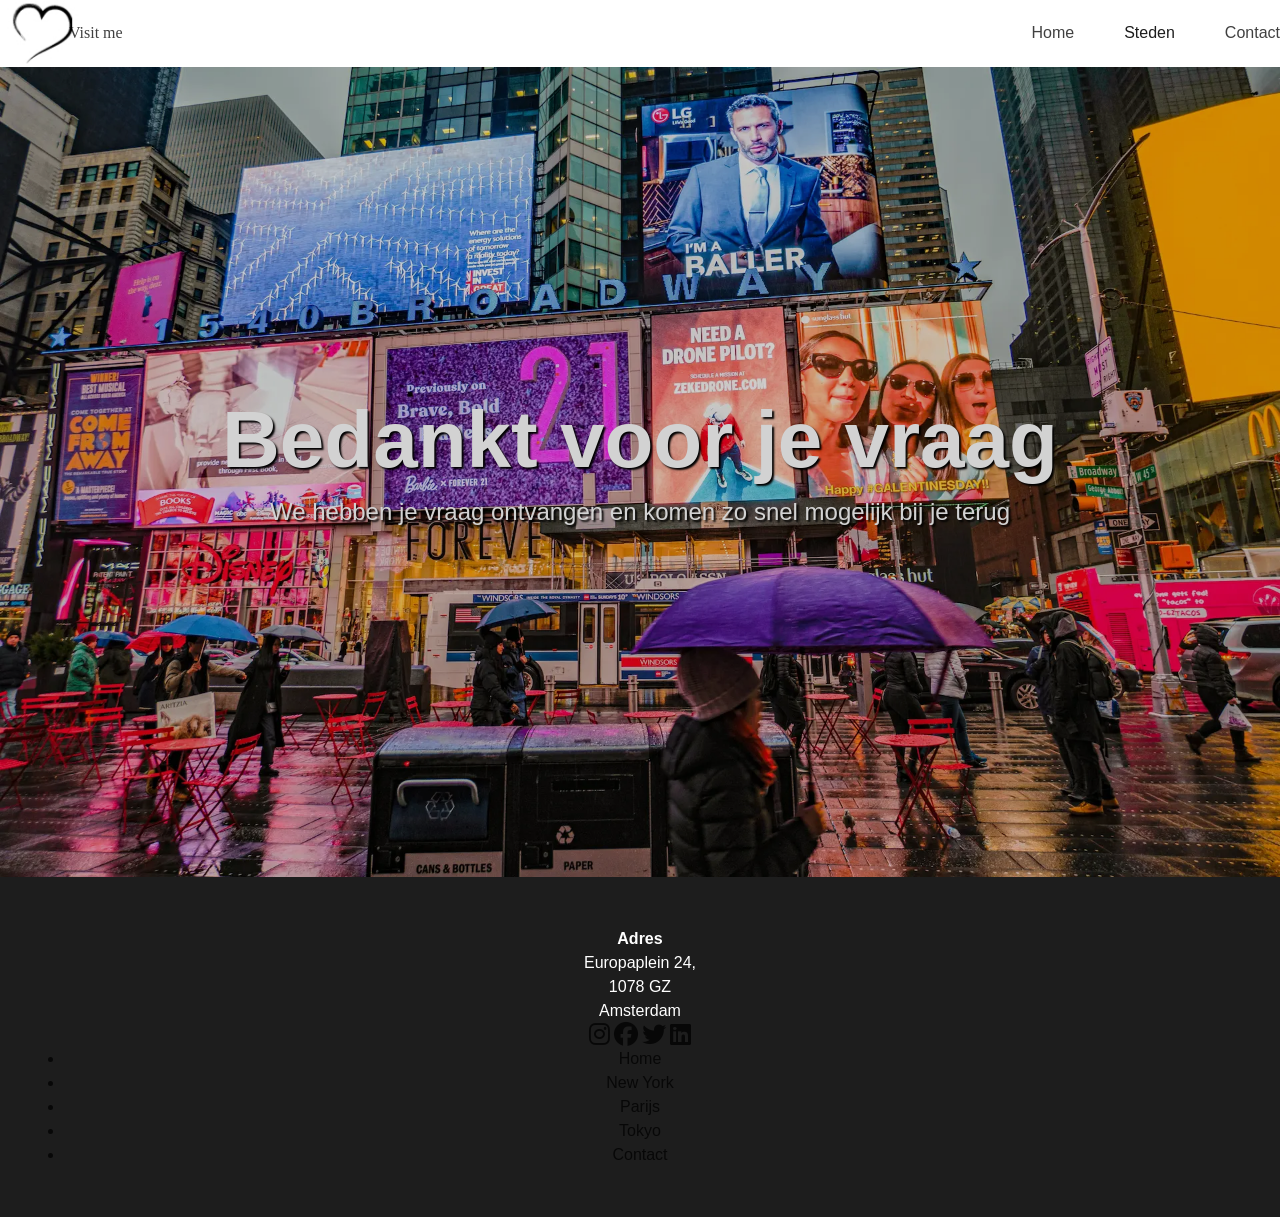
<file: thankyou.html>
<!DOCTYPE html>
<html lang="nl">

<head>
	<meta charset="UTF-8">
	<meta http-equiv="X-UA-Compatible" content="IE=edge">
	<meta name="viewport" content="width=device-width, initial-scale=1.0">
	<link rel="stylesheet" href="/css/HeaderFooter.css">
	<link rel="stylesheet" href="/css/ty.css">
	<link rel="stylesheet" href="https://cdnjs.cloudflare.com/ajax/libs/font-awesome/6.2.1/css/all.min.css">
	<link rel="icon" type="image/x-icon" href="/images/logo.jpg">
	<title>Thank you</title>
</head>

<body>
	<header>
		<div class="header-container">
			<a href="/" class="logo">
				<img src="/images/logo.jpg" alt="logo">
				<p>Visit me</p>
			</a>
			<nav>
				<div class="desktop-menu">
					<a href="/">Home</a>
					<div class="dropdown">
						<button>
							Steden
						</button>
						<div class="dropdown-menu">
							<a href="/New-York.html">New York</a>
							<a href="/Parijs.html">Parijs</a>
							<a href="/Tokyo.html">Tokyo</a>
						</div>
					</div>
					<a href="/Contact.html">Contact</a>
				</div>
				<div class="hamburger-menu">
					<span></span>
					<span></span>
					<span></span>
				</div>
				<div class="mobile-menu">
					<a href="/">Home</a>
					<a href="/New-York.html">New York</a>
					<a href="/Parijs.html">Parijs</a>
					<a href="/Tokyo.html">Tokyo</a>
					<a href="/Contact.html">Contact</a>
				</div>
			</nav>
		</div>
	</header>
	<main>
		<section class="banner">
			<h1>Bedankt voor je vraag</h1>
			<p>
				We hebben je vraag ontvangen en komen zo snel mogelijk bij je terug
			</p>
		</section>
	</main>
	<footer>
		<div class="adres-footer">
			<p>
				<span><b>Adres</b></span><br>
				Europaplein 24,<br>
				1078 GZ<br>
				Amsterdam
			</p>
		</div>
		<div class="footer-social">
			<a href="https://www.instagram.com/"><i class="fa-brands fa-instagram fa-xl"></i></a>
			<a href="https://nl-nl.facebook.com/"><i class="fa-brands fa-facebook fa-xl"></i></a>
			<a href="https://twitter.com/?lang=nl/"><i class="fa-brands fa-twitter fa-xl"></i></a>
			<a href="https://www.linkedin.com/"><i class="fa-brands fa-linkedin fa-xl"></i></a>
		</div>
		<nav>
			<ul>
				<li><a href="/">Home</a></li>
				<li>
					<a href="/New-York.html">New York</a>
				</li>
				<li>
					<a href="/Parijs.html">Parijs</a>
				</li>
				<li><a href="/Tokyo.html">Tokyo</a></li>
				<li>
					<a href="/Contact.html">Contact</a>
				</li>
			</ul>
		</nav>
	</footer>
</body>

</html>
</file>
<file: css/HeaderFooter.css>
/********reset*********/
* {
	margin: 0;
	padding: 0;
	box-sizing: border-box;
	scroll-behavior: smooth;
}

/********Google fonts Montserrat en Poppins*********/
@import url("https://fonts.googleapis.com/css2?family=Cabin+Sketch&family=Montserrat:ital,wght@0,400;0,600;0,900;1,400;1,600;1,900&family=Poppins:ital,wght@0,400;0,600;0,900;1,400;1,600&display=swap");

body {
	transition: all 0.5s ease-in-out;
	overflow-x: hidden;
}

h1,
h2,
h3 {
	font-family: "Montserrat", sans-serif;
	color: rgba(0, 0, 0, 0.75);
}

h1 {
	font-weight: 900;
	font-size: 5rem;
	line-height: 5rem;
}
h2 {
	font-weight: 600;
	font-size: 2.5rem;
}
h3 {
	font-weight: 400;
	font-size: 1.875rem;
}

li,
p,
a {
	font-family: "Poppins", sans-serif;
	font-size: 1rem;
	line-height: 1.5rem;
	text-decoration: none;
	color: rgba(0, 0, 0, 0.75);
}

nav a:hover {
	color: var(--main-color-dark-orange);
}

/********Header*********/
header#header {
	position: relative;
	width: 100vw;
	height: 10vh;
	padding: 5px 120px;
	box-shadow: rgba(0, 0, 0, 0.1) 0px 4px 12px;
	background-color: #fff;
	z-index: 9999;
}

header {
	animation: fadeIn 1500ms;
}

/* Keyframe animation for the fade-in effect */
@keyframes fadeIn {
	from {
		opacity: 0;
	}
	to {
		opacity: 1;
	}
}

.header-container {
	max-width: 1600px;
	display: flex;
	justify-content: space-between;
	align-items: center;
	margin: auto;
}

.logo {
	display: flex;
	align-items: center;
	text-decoration: none;
}

.logo p {
	font-family: "Cabin Sketch", cursive;
	text-decoration: none;
	margin-left: -16px;
}

.logo a {
	display: block;
	width: 130px;
	height: 100%;
}

header img{
	width: 65%;
	box-shadow: none;
}

nav .desktop-menu {
	display: flex;
	gap: 50px;
	align-items: center;
}

.mobiele-navigatie {
	display: none;
}

.dropdown {
	position: relative;
}

.dropdown button {
	border: none;
	background-color: #ffffff00;
	font-size: 16px;
	color: #1d1d1d;
}

.dropdown-menu {
	display: none;
	position: absolute;
	top: 16px;
	left: 0;
	width: 230px;
	background-color: #fff;
	box-shadow: rgba(99, 99, 99, 0.2) 0px 2px 8px 0px;
	z-index: 999;
}

.dropdown button:hover {
	color: var(--main-color-dark-orange);
}

.dropdown:hover .dropdown-menu {
	display: flex;
	flex-direction: column;
}

.dropdown-menu a {
	padding: 15px 24px;
	border-bottom: #c0c0c0 1px solid;
}

.mobile-menu {
	display: none;
}

.transition {
	opacity: 0;
}

.hamburger-menu span {
	display: block;
}

footer {
	min-height: 0vh;

	text-align: center;
}

@media (max-width: 1024px) {
	/********Header*********/
	header#header {
		position: relative;
		width: 100vw;
		height: 100px;
		padding: 0px;
		background-color: #fff;
		z-index: 9999;
	}

	.header-container {
		max-width: 1200px;
		display: flex;
		justify-content: space-between;
		align-items: center;
		margin: 0 auto;
		height: 100%;
	}

	.logo {
		display: flex;
		align-items: center;
		text-decoration: none;
	}

	.logo p {
		font-family: "Cabin Sketch", cursive;
		text-decoration: none;
		margin-left: -16px;
	}

	.logo a {
		display: block;
		width: 130px;
		height: 100%;
	}

	nav .desktop-menu {
		display: none;
	}

	.mobiele-navigatie {
		display: block;
	}


	header nav .mobile-menu {
		transform: translatex(-100%);
		position: fixed;

		bottom: 0;
		left: 0;
		opacity: 1;
		padding: 30px;
		background-color: #ffffffb7;
		display: flex;
		flex-direction: column;
		gap: 10px;
		align-self: flex-end;
		height: 90vh;
		transition: all 500ms;
		z-index: 1000;
		width: 80%;
		transition: all 800ms;
		backdrop-filter: blur(5px);
		-webkit-backdrop-filter: blur(5px);
	}
	header nav .mobile-menu.show {
		transform: translatex(0%);
		height: 90vh;
		position: fixed;

		bottom: 0;
		left: 0;
		opacity: 1;
		padding: 30px;
		background-color: #ffffffb7;
		display: flex;
		flex-direction: column;
		gap: 10px;
		align-self: flex-end;
		height: 90vh;
		transition: all 500ms;
		z-index: 1000;
		width: 80%;
		transition: all 800ms;
		backdrop-filter: blur(5px);
		-webkit-backdrop-filter: blur(5px);
	}

	.transition {
		opacity: 0;
	}

	.hamburger-menu {
		position: absolute;
		right: 20px;
		top: 50%;
		transform: translateY(-50%);

		z-index: 1000000;
	}
	.hamburger-menu span {
		display: block;
		width: 30px;
		height: 3px;
		background-color: #000;
		margin: 5px 0;
	}

	/* Change the hamburger menu button to a close icon when the menu is open */
	.hamburger-menu.open span:nth-child(1) {
		transform: rotate(45deg) translate(5px, 5px);
		transition: all 200ms;
	}
	.hamburger-menu.open span:nth-child(2) {
		opacity: 0;
		transition: all 200ms;
	}
	.hamburger-menu.open span:nth-child(3) {
		transform: rotate(-45deg) translate(5px, -5px);
		transition: all 200ms;
	}
}

/********Footer*********/
footer {
	background-color: #1d1d1d;
	padding: 50px 5%;
}

footer p {
	color: #fff;
}

@media (max-width: 768px) {
	h1,
	h2,
	h3 {
		font-family: "Montserrat", sans-serif;
		color: #1d1d1d;
	}

	h1 {
		font-weight: 900;
		font-size: 3rem;
		line-height: 3.1rem;
	}

	h2 {
		font-weight: 600;
		font-size: 2rem;
		line-height: 2.9rem;
	}

	p {
		font-size: 15px;
	}

	header img {
		width: 40%;
	}

	.mob-nav {
		display: block;
	}

	.con {
		margin-bottom: 40px;
	}

	.dropdown button {
		display: none;
	}

	.links-mobile {
		display: block;
	}

	footer {
		min-height: 0vh;
		background-color: #1d1d1d;
		padding: 50px;
		display: grid;
		grid-template-columns: 1fr;
		text-align: center;
	}
}
</file>
<file: css/lekker-eten.css>
/***** Variabelen *****/

:root {
	--bg-white: url(https://assets.website-files.com/5837424ae11409586f837994/61195e21f792d7065d2f56ad_noise.png), linear-gradient(#fff, #fff);
	--bg-pink: url(https://assets.website-files.com/5837424ae11409586f837994/61195e21f792d7065d2f56ad_noise.png), linear-gradient(#fbe8de, #fbe8de);
	--bg-blue: url(https://assets.website-files.com/5837424ae11409586f837994/61195e21f792d7065d2f56ad_noise.png), linear-gradient(#e1eaf4, #e1eaf4);
}

#lekker-eten-hero {
	position: relative;
	width: 100%;
	min-height: 100vh;
	background-image: url("/images/NewYork/NY-food-hero.webp");
	background-size: auto;
	background-repeat: no-repeat;
	background-position: bottom;
	display: grid;
	grid-template-columns: 1fr;
	justify-items: center;
	align-content: center;
}

#lekker-eten-hero::after {
	content: "";
	position: absolute;
	inset: 0;
	background-color: #00000056;
	z-index: 2;
}

.hero {
	position: relative;
	max-width: 1200px;
	height: 100%;
	margin: 0 auto;
	text-align: center;
	margin-bottom: 5%;
	z-index: 3;
	display: flex;
	flex-direction: column;
	align-items: center;
}

.blur {
	z-index: 3;
	border-radius: 20px;
	padding: 35px;
}
.hero p {
	position: relative;
	max-width: 550px;
	border-radius: 8px;
	align-self: center;
	z-index: 4;
	color: #fff;
	text-shadow: 2px 2px 2px #000;
}

.hero h1 {
	max-width: 850px;
	color: #fff;
	text-shadow: 2px 2px 2px #000;
	z-index: 4;
	align-self: center;
}

.container {
	max-width: 1600px;
	padding: 50px;
	margin: 0 auto;
	display: grid;
	gap: 15px;
	margin-top: -50px;
	grid-auto-columns: 1fr;
	grid-template-areas:
		"one"
		"two"
		"three"
		"four"
		"five";
	margin-bottom: 10px;
}

#di-fara,
#bernardin,
#momofuku,
#Katz,
#peter-luger {
	display: grid;
	grid-auto-columns: 1fr;
	gap: 15px;
	margin-top: 50px;
}

#di-fara {
	grid-area: one;
	grid-template-areas: "one two";
}
#bernardin {
	grid-area: two;
	grid-template-areas: "two one";
}

#momofuku {
	grid-area: three;
	grid-template-areas: "one two";
}

#peter-luger {
	grid-area: four;
	grid-template-areas: "two one";
}
#Katz {
	grid-area: five;
	grid-template-areas: "one two";
}

img {
	object-fit: cover;
	height: 100%;
	width: 100%;
	align-self: stretch;
	grid-area: one;
	box-shadow: rgba(99, 99, 99, 0.2) 0px 2px 8px 0px;
}

#di-fara p,
#bernardin p,
#momofuku p,
#Katz p,
#peter-luger p {
	color: #000;
	max-width: 600px;
	margin: 15px 0 34px;
}

.content-lekker-eten {
	box-shadow: rgba(99, 99, 99, 0.2) 0px 2px 8px 0px;
	grid-area: two;
	padding: 50px;
	display: flex;
	flex-direction: column;
	justify-content: center;
	align-items: flex-start;
}

#di-fara .content-lekker-eten,
#Katz .content-lekker-eten {
	background-image: var(--bg-white);
}
#bernardin .content-lekker-eten,
#peter-luger .content-lekker-eten {
	background-image: var(--bg-pink);
}
.content-lekker-eten {
	grid-area: two;
	padding: 50px;
	background-image: var(--bg-blue);
}

.content-lekker-eten a {
	color: black;
	background-color: #ffffff00;
	padding: 15px 50px;
	border: 1px solid black;
	border-radius: 25px;
}
.content-lekker-eten a:hover {
	color: #fff;
	background-color: #000000;
	padding: 15px 50px;
	border: 1px solid black;
	border-radius: 25px;
}

@media (max-width: 1240px) {
	.container {
		max-width: 1200px;
		margin: 0 auto;
	}
}

/* Tablet */
@media (max-width: 1024px) {
	#di-fara,
	#bernardin,
	#momofuku,
	#Katz,
	#peter-luger {
		display: grid;
		grid-auto-columns: 1fr;
		gap: 0px;
	}

	#di-fara {
		grid-area: one;
		grid-template-areas:
			"one"
			"two";
	}
	#bernardin {
		grid-area: two;
		grid-template-areas:
			"one"
			"two";
	}

	#momofuku {
		grid-area: three;
		grid-template-areas:
			"one"
			"two";
	}

	#peter-luger {
		grid-area: four;
		grid-template-areas:
			"one"
			"two";
	}
	#Katz {
		grid-area: five;
		grid-template-areas:
			"one"
			"two";
	}
}

@media (max-width: 768px) {
	#lekker-eten-hero {
		min-height: 60vh;
	}

	#lekker-eten-hero::after {
		content: "";
		position: absolute;
		inset: 0;
		background-color: #00000056;
		z-index: 2;
	}

	.hero {
		align-content: center;
		max-width: 1200px;
		height: 100%;
		margin: 0 auto;
		display: grid;
		grid-template-columns: 1fr;
		justify-items: center;
		text-align: center;
		margin-bottom: 5%;
		gap: 35px;
	}
	.hero {
		align-content: center;
		max-width: 1200px;
		height: 100%;
		margin: 0 auto;
		display: grid;
		grid-template-columns: 1fr;
		justify-items: start;
		text-align: center;
		margin-bottom: 5%;
		gap: 35px;
	}
	.hero h1 {
		font-size: 30px;
		line-height: 105%;
		margin: 0 auto -50px;
	}

	.hero p {
		position: relative;
		max-width: 550px;
		border-radius: 8px;
		align-self: center;
		z-index: 4;
		color: #fff;
		text-shadow: 2px 2px 2px #000;
	}

	.container {
		padding: 25px;
	}

	.content-container {
		padding: 25px;
	}
}
</file>
<file: css/city-NY.css>
/***** Variabelen *****/

:root {
	--bg-white: url(https://assets.website-files.com/5837424ae11409586f837994/61195e21f792d7065d2f56ad_noise.png),
		linear-gradient(#fff, #fff);
	--bg-pink: url(https://assets.website-files.com/5837424ae11409586f837994/61195e21f792d7065d2f56ad_noise.png),
		linear-gradient(#fbe8de, #fbe8de);
	--bg-blue: url(https://assets.website-files.com/5837424ae11409586f837994/61195e21f792d7065d2f56ad_noise.png),
		linear-gradient(#e1eaf4, #e1eaf4);
	--img: url("/images/NewYork/nyBanner2.webp");
}

article {
	background-color: var(--bg);
}

main h2 {
	margin-top: 30px;
	margin-bottom: 10px;
}

#new-york {
	width: 100%;
	height: 90vh;
	background-image: var(--img);
	background-size: cover;
	background-repeat: no-repeat;
	background-position: bottom;
}

/********** Hero ********/

.hero {
	max-width: 1200px;
	height: 100%;
	margin: 0 auto;
	display: grid;
	grid-auto-columns: 1fr;
	justify-items: center;
	grid-template-areas: "one two";
	margin-bottom: 5%;
	z-index: 2;
}

.hero p {
	max-width: 550px;
	background-image: var(--bg-white);
	padding: 50px;
	color: #000;
	box-shadow: rgba(99, 99, 99, 0.2) 0px 2px 8px 0px;
	grid-area: one;
	border-radius: 8px;
	align-self: center;
}

.hero h1 {
	color: #fff;
	text-shadow: 2px 2px 2px #000;
	align-self: center;
	grid-area: two;
}

.main-container {
	max-width: 1600px;
	margin: 50px auto;
	padding: 0 50px;
}

/********** History ********/

#history {
	/* background-color: var(--main-color-orange); */
	background-image: var(--bg-pink);
	padding: 150px 0 80px;
}

p.quote-history {
	text-align: center;
	margin: 150px 0 0;
}

#history .history-container {
	display: grid;
	grid-template-columns: max(19%, 150px) max(60%, 400px) 1fr;
	/* grid-template-columns: 300px 850px 1fr; */
	margin: 0 auto;
	align-content: space-around;
	height: 100%;
}

#history .image-container {
	align-self: center;
	background-color: #fff;
	padding: 10px;
	align-self: center;
	margin-bottom: -100px;
	z-index: 7;
	background-color: #fff;
	padding: 10px;
	width: 100%;
}

#history .image-container2 {
	align-self: center;
	width: 100%;
	margin-top: -70px;
	margin-left: -50px;
	margin-right: -200px;
	background-color: #fff;
	padding: 10px;
}

.image-container img,
.image-container2 img {
	width: 100%;
	height: 100%;
	object-fit: cover;
}

#history .card-content {
	display: flex;
	flex-direction: column;
	justify-content: center;
	background-image: var(--bg-white);
	color: #000;
	padding: 60px;
	align-self: center;
	margin-left: -150px;
	margin-top: -150px;
	box-shadow: rgba(99, 99, 99, 0.2) 0px 2px 8px 0px;
}

#history .card-content h2 {
	max-width: 320px;
	line-height: 95%;
	margin: 0 0 20px 0;
}

/********** bijnamen **********/

#bijnamen {
	background-image: var(--bg-white);
	padding: 250px 0 180px;
}

#bijnamen .bijnamen-container {
	display: grid;
	grid-template-columns: 1fr 1fr;
	margin: 0 auto;
	max-width: 1200px;
	gap: 10px;
}
#bijnamen .text-container {
	background-image: var(--bg-pink);
	padding: 35px;
	/* align-self: center; */
}

#bijnamen p {
	max-width: 500px;
}

#bijnamen img {
	max-width: 600px;
}

/********** State of mind **********/

#state-of-mind {
	background-image: var(--bg-blue);
	display: flex;
	flex-direction: column;
	justify-content: center;
	padding: 180px 0 220px;
}

.state-of-mind-container {
	display: grid;
	grid-template-columns: 1fr max(50%, 400px) max(15%, 200px);
	margin: 0 auto;
	align-content: space-around;
	height: 100%;
}

#state-of-mind .card-content {
	display: flex;
	flex-direction: column;
	justify-content: center;
	background-color: #fff;
	padding: 60px;
	align-self: center;
	margin-right: -80px;
	margin-bottom: -100px;
	z-index: 5;
	box-shadow: rgba(99, 99, 99, 0.1) 0px 2px 8px 0px;
}

#state-of-mind .card-content p {
	margin: 0;
}
#state-of-mind .card-content h2 {
	max-width: 320px;
	line-height: 95%;
	margin: 0 0 20px 0;
}

#state-of-mind .image-container2 {
	height: 600px;
	margin: 0;
	margin-top: -50px;
	background-color: #fff;
	padding: 10px;
	box-shadow: rgba(99, 99, 99, 0.1) 0px 2px 8px 0px;
}

#state-of-mind .image-container {
	box-shadow: rgba(99, 99, 99, 0.1) 0px 2px 8px 0px;
	background-color: #fff;
	padding: 10px;
	align-self: center;
	margin-top: -170px;
	margin-left: -70px;
	z-index: 7;
}

#state-of-mind p {
	margin-bottom: 100px;
	text-align: center;
}

q {
	text-align: center;
	font-family: "Poppins", sans-serif;
	font-size: 25px;
	font-weight: 600;
	font-style: italic;
}

/********** hotels-in-ny **********/

#hotels-in-ny {
	background-image: var(--bg-white);
	padding: 50px 0;
}
.hotels-container {
	max-width: 1200px;
	margin: 0 auto;
	text-align: center;
}
.hotels-container h2 {
	margin-bottom: 10px;
}

.hotels-container p {
	margin-bottom: 30px;
}

table {
	border: 5px solid #fbe8de;
}

th,
td {
	border-bottom: 5px solid #fbe8de;
	text-align: center;
	vertical-align: middle;
}

table {
	border-spacing: 30px;
}

@media screen and (max-width: 1440px) {
	.main-container {
		/* max-width: 1600px; */
		margin: 0px auto;
		padding: 50px;
	}
}

@media (max-width: 1040px) {
	.hero {
		max-width: 1200px;
		height: 100%;
		margin: 0 auto;
		display: grid;
		grid-auto-columns: 1fr;
		justify-items: center;
		grid-template-areas:
			"two"
			"one";
		margin-bottom: 5%;
		z-index: 2;
	}
	.main-container {
		max-width: 1800px;
		margin: 0px auto;
		padding: 50px;
	}
	#history .history-container,
	#state-of-mind .state-of-mind-container {
		grid-template-columns: 1fr;
	}

	#history .image-container,
	#state-of-mind .image-container {
		display: none;
	}

	#history .image-container2,
	#state-of-mind .image-container2 {
		margin: 0;
	}

	#history .card-content,
	#state-of-mind .card-content {
		margin: 0;
	}

	#bijnamen {
		padding: 150px 50px 80px;
	}
}

@media (max-width: 768px) {
	header #new-york {
		height: 100%;
		padding: 500px 0;
	}

	#new-york {
		height: 100%;
	}

	.hero {
		grid-template-areas:
			"two"
			"one";
		padding: 0px 24px 2px;
		margin: 0;
	}

	.hero p {
		max-width: 550px;
		background-image: url(https://assets.website-files.com/5837424ae11409586f837994/61195e21f792d7065d2f56ad_noise.png),
			linear-gradient(#fff, #fff);
		padding: 24px;
		color: #000;
		box-shadow: rgba(99, 99, 99, 0.2) 0px 2px 8px 0px;
		grid-area: one;
		border-radius: 8px;
		align-self: center;
	}

	.hero h1 {
		margin: 50px 0 30px;
		color: #fff;
		text-shadow: 2px 2px 2px #000;
		align-self: center;
		grid-area: two;
	}

	.main-container {
		max-width: 1800px;
		margin: 50px auto;
		padding: 0px;
	}

	#history {
		/* background-color: var(--main-color-orange); */
		background-image: url(https://assets.website-files.com/5837424ae11409586f837994/61195e21f792d7065d2f56ad_noise.png),
			linear-gradient(#fbe8de, #fbe8de);
		padding: 24px;
	}

	#history .image-container {
		display: none;
	}

	#history .image-container2 {
		align-self: center;
		height: 100%;
		width: 100%;
		margin: 0;
		background-color: #fff;
		padding: 10px;
	}

	#history .card-content {
		text-align: center;
		display: flex;
		padding: 20px;
		align-items: center;
		margin: 0;
	}

	p.quote-history {
		text-align: center;
		margin: 50px 0 0;
	}

	q {
		font-size: 15px;
	}

	/********** bijnamen **********/

	#bijnamen {
		padding: 35px 24px;
	}

	#bijnamen .bijnamen-container {
		grid-template-columns: 1fr;
		gap: 10px;
	}
	#bijnamen .text-container {
		background-image: url(https://assets.website-files.com/5837424ae11409586f837994/61195e21f792d7065d2f56ad_noise.png),
			linear-gradient(#fbe8de, #fbe8de);
		padding: 35px;
		/* align-self: center; */
	}

	#bijnamen p {
		max-width: 500px;
	}

	#bijnamen img {
		max-width: 600px;
	}

	/********** State of mind **********/

	#state-of-mind {
		display: flex;
		flex-direction: column;
		justify-content: center;
		padding: 35px 24px;
	}

	.state-of-mind-container {
		grid-template-columns: 1fr;
		margin: 0 auto;
		align-content: space-around;
		max-width: 1200px;
		height: 100% !important;
	}

	#state-of-mind .card-content {
		display: flex;
		flex-direction: column;
		justify-content: center;
		background-color: #fff;
		padding: 24px;
		align-self: center;
		margin: 0;
		z-index: 5;
		box-shadow: rgba(99, 99, 99, 0.1) 0px 2px 8px 0px;
	}

	#state-of-mind .card-content p {
		margin: 0;
	}
	#state-of-mind .card-content h2 {
		max-width: 320px;
		line-height: 95%;
		margin: 0 0 20px 0;
		text-align: center;
	}

	#state-of-mind .image-container2 {
		display: none;
	}

	#state-of-mind .image-container {
		box-shadow: none;
		background-color: #fff;
		padding: 10px;
		margin: 0;
	}

	#state-of-mind p {
		margin-bottom: 100px;
		text-align: center;
	}

	#state-of-mind p.quote-state-of-mind {
		margin-bottom: 35px;
	}

	#q {
		text-align: center;
		font-family: "Poppins", sans-serif;
		font-size: 20px;
		font-weight: 600;
		font-style: italic;
	}

	#Top-Attractions {
		grid-auto-rows: auto;
		grid-template-areas:
			"one"
			"two"
			"three"
			"four"
			"five";
	}

	/********** hotels-in-ny **********/

	.hotels-container h2 {
		margin-bottom: 10px;
	}

	.hotels-container p {
		margin-bottom: 30px;
		font-size: 14px;
	}

	table {
		border: 5px solid #fbe8de;
	}

	th,
	td {
		border-bottom: 5px solid #fbe8de;
		text-align: center;
		vertical-align: middle;
	}

	table {
		border-spacing: 30px;
	}
}

/*********** Fadein animatie ************/

.banner,
.intro {
	animation: fadeIn 1500ms;
}

@keyframes fadeIn {
	from {
		opacity: 0;
	}
	to {
		opacity: 1;
	}
}
</file>
<file: css/waar-je-moet-zijn-geweest.css>
/***** Variabelen *****/

:root {
	--bg-white: url(https://assets.website-files.com/5837424ae11409586f837994/61195e21f792d7065d2f56ad_noise.png), linear-gradient(#fff, #fff);
	--bg-pink: url(https://assets.website-files.com/5837424ae11409586f837994/61195e21f792d7065d2f56ad_noise.png), linear-gradient(#fbe8de, #fbe8de);
	--bg-blue: url(https://assets.website-files.com/5837424ae11409586f837994/61195e21f792d7065d2f56ad_noise.png), linear-gradient(#e1eaf4, #e1eaf4);
}

/***** Hero *****/

#plekken-die-je-gezien-moet-hebben {
	position: relative;
	width: 100%;
	min-height: 100vh;
	background-image: url("/images/geweest-moet-zijn/hero-must-see.webp");
	background-size: auto;
	background-repeat: no-repeat;
	background-position: top;
	display: grid;
	grid-template-columns: 1fr;
	justify-items: center;
	align-content: center;
}

#plekken-die-je-gezien-moet-hebben::after {
	content: "";
	position: absolute;
	inset: 0;
	background-color: #0000002d;
	z-index: 2;
}

.hero {
	position: relative;
	max-width: 1200px;
	height: 100%;
	margin: 0 auto;
	text-align: center;
	margin-bottom: 5%;
	z-index: 3;
	display: flex;
	flex-direction: column;
	align-items: center;
}

.blur {
	z-index: 3;
	border-radius: 20px;
	padding: 35px;
}
.hero p {
	position: relative;
	max-width: 550px;
	border-radius: 8px;
	align-self: center;
	z-index: 4;
	color: #fff;
	text-shadow: 2px 2px 2px #000;
}

.hero h1 {
	max-width: 1050px;
	color: #fff;
	text-shadow: 2px 2px 2px #000;
	z-index: 4;
	align-self: center;
}

/***** main container *****/

.container {
	max-width: 1600px;
	padding: 50px;
	margin: 0 auto;
	display: grid;
	gap: 15px;
	margin-top: 15px;
	grid-auto-columns: 1fr;
	grid-template-areas:
		"one one one two two two"
		"three three four four five five";
	margin-bottom: 10px;
}

/***** containers *****/

#central-park {
	grid-area: one;
	background-image: var(--bg-white);
	box-shadow: rgba(236, 232, 232, 0.2) 0px 2px 8px 0px;
}
#empire-state {
	grid-area: two;
	background-image: var(--bg-pink);
	box-shadow: rgba(99, 99, 99, 0.2) 0px 2px 8px 0px;
}

#het-vrijheidsbeeld {
	grid-area: three;
	background-image: var(--bg-blue);	
	box-shadow: rgba(99, 99, 99, 0.2) 0px 2px 8px 0px;
}
#broadway {
	grid-area: four;
	background-image: var(--bg-pink);
	box-shadow: rgba(99, 99, 99, 0.2) 0px 2px 8px 0px;
}
#stand-up-comedy {
	grid-area: five;
	background-image: var(--bg-white);
	box-shadow: rgba(99, 99, 99, 0.2) 0px 2px 8px 0px;
}

/***** css foto's *****/
.img-container {
	width: 100%;
	height: 400px;
}
#het-vrijheidsbeeld .img-container,
#stand-up-comedy .img-container,
#broadway .img-container {
	width: 100%;
	height: 500px;
}

img {
	object-fit: cover;
	height: 100%;
	width: 100%;
}



/***** css content-container *****/
.content-container {
	padding: 50px;
}



/***** css knop *****/
.content-lekker-eten a {
	color: black;
	background-color: #ffffff00;
	padding: 15px 50px;
	border: 1px solid black;
	border-radius: 25px;
}

@media (max-width: 1440px) {
	.container {
		max-width: 1200px;
		margin: 0 auto;
	}
}

/* Tablet */
@media (max-width: 1024px) {
	.container {
		display: grid;
		gap: 15px;
		margin-top: 15px;
		grid-auto-columns: 1fr;
		grid-template-areas:
			"one one one two two two"
			"three three three four four four"
			"five five five five five five";
		margin-bottom: 10px;
	}
}

@media (max-width: 720px) {
	#plekken-die-je-gezien-moet-hebben {
		min-height: 60vh;
	}

	#plekken-die-je-gezien-moet-hebben::after {
		content: "";
		position: absolute;
		inset: 0;
		background-color: #00000056;
		z-index: 2;
	}

	.hero {
		align-content: center;
		max-width: 1200px;
		height: 100%;
		margin: 0 auto;
		display: grid;
		grid-template-columns: 1fr;
		justify-items: center;
		text-align: center;
		margin-bottom: 5%;
		gap: 35px;
	}
	.hero {
		align-content: center;
		max-width: 1200px;
		height: 100%;
		margin: 0 auto;
		display: grid;
		grid-template-columns: 1fr;
		justify-items: start;
		text-align: center;
		margin-bottom: 5%;
		gap: 35px;
	}
	.hero h1 {
		font-size: 30px;
		line-height: 105%;
		margin-bottom: -50px;
	}

	.hero p {
		position: relative;
		max-width: 550px;
		border-radius: 8px;
		align-self: center;
		z-index: 4;
		color: #fff;
		text-shadow: 2px 2px 2px #000;
	}

	.container {
		display: grid;
		padding: 25px;
		gap: 25px;
		margin-top: 15px;
		grid-auto-columns: 1fr;
		grid-template-areas:
			"one"
			"two"
			"three"
			"four"
			"five";
		margin-bottom: 10px;
	}
	.content-container {
		padding: 25px;
	}
}
</file>
<file: css/ty.css>
.banner {
	width: 100%;
	height: 90vh;
  position: relative;
	background-image: url("/images/NewYork/nyBanner.webp");
	background-size: cover;
	background-repeat: no-repeat;
	background-position: bottom;
	display: flex;
	flex-direction: column;
	align-items: center;
	justify-content: center;
  z-index: 4;
}

.banner::after{
  content: '';
  position: absolute;
  background-color: #0000002d;
  z-index: 5;
  top: 0;
  left: 0;
  right: 0;
  bottom: 0;
}

.banner h1 {
	color: #fff;
	text-shadow: 2px 2px 2px #000;
}

.banner p {
	color: #fff;
	font-size: 24px;
	margin: 20px 0;
	text-shadow: 2px 2px 2px #000;
}

.banner {
	animation: fadeIn 1500ms;
}

@media (max-width: 768px) {
	.banner {
		padding: 24px;
		text-align: center;
	}
}

@keyframes fadeIn {
	from {
		opacity: 0;
	}
	to {
		opacity: 1;
	}
}
</file>
